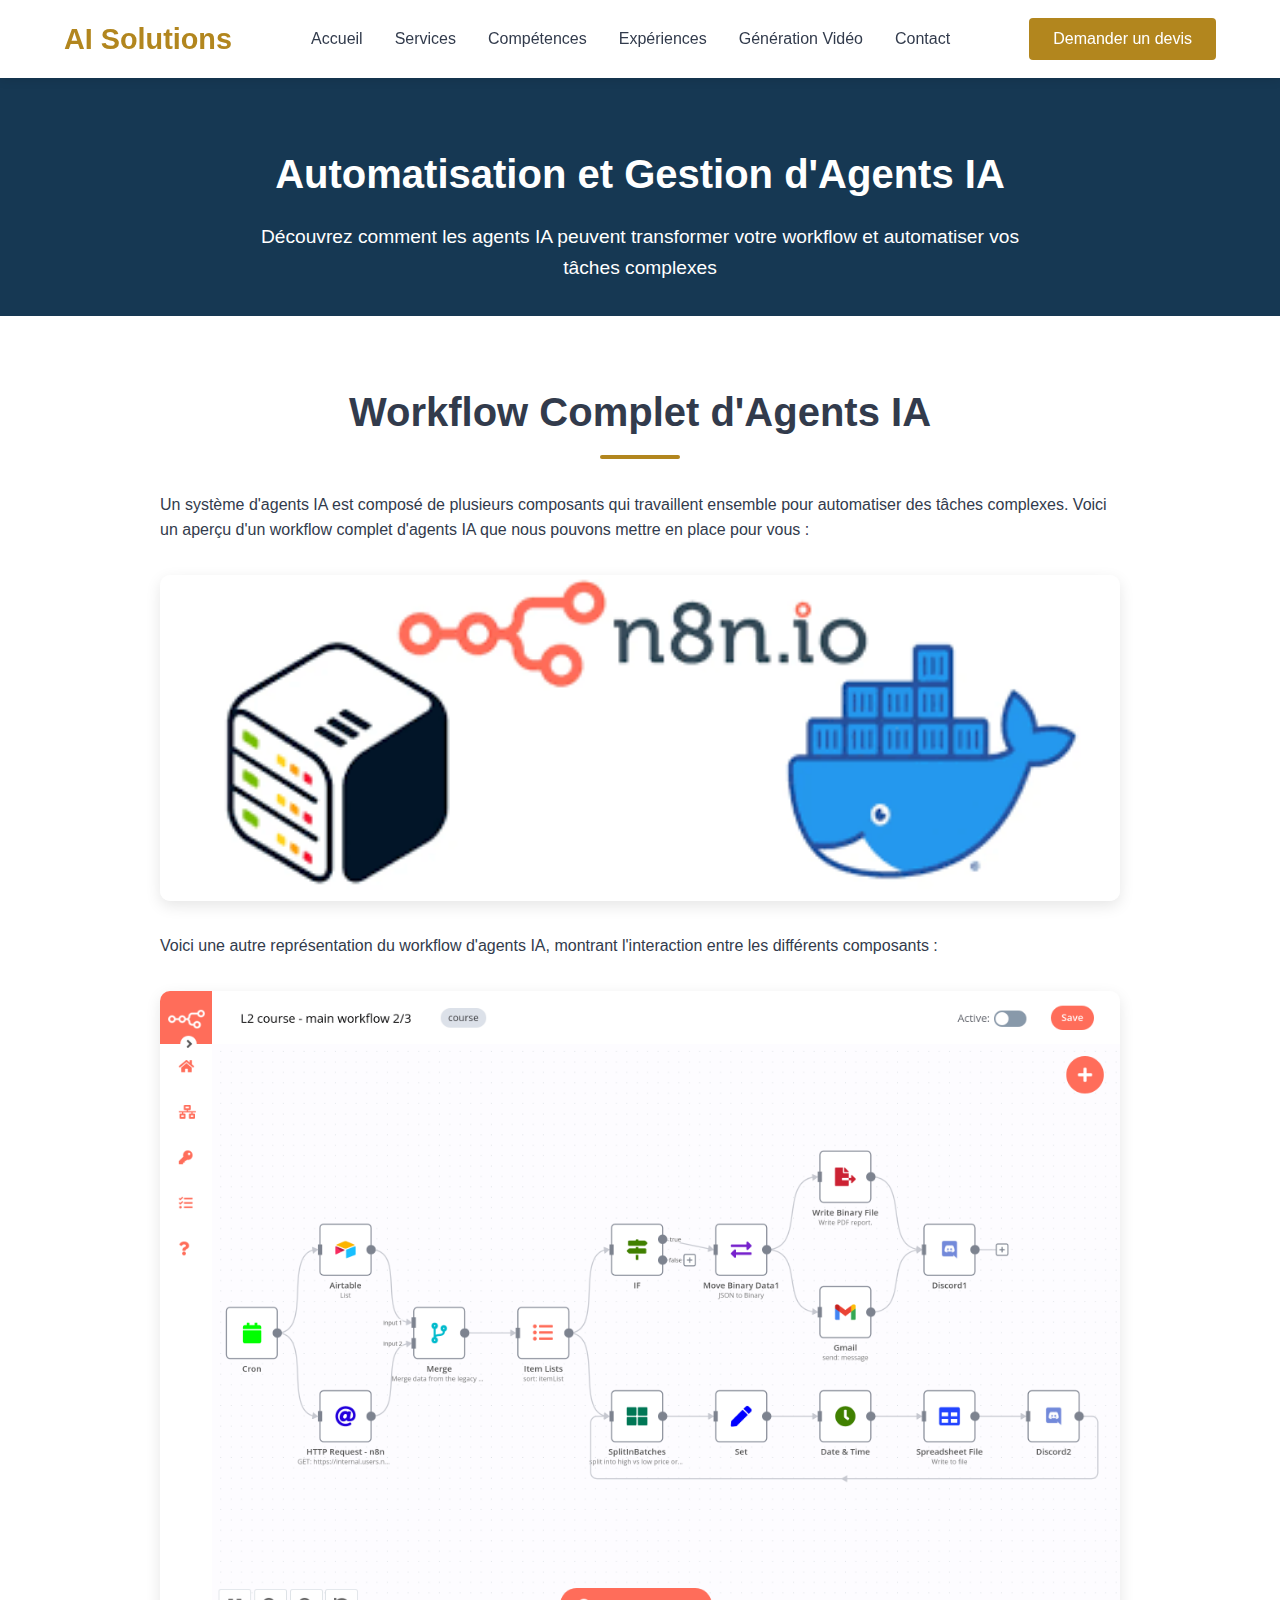
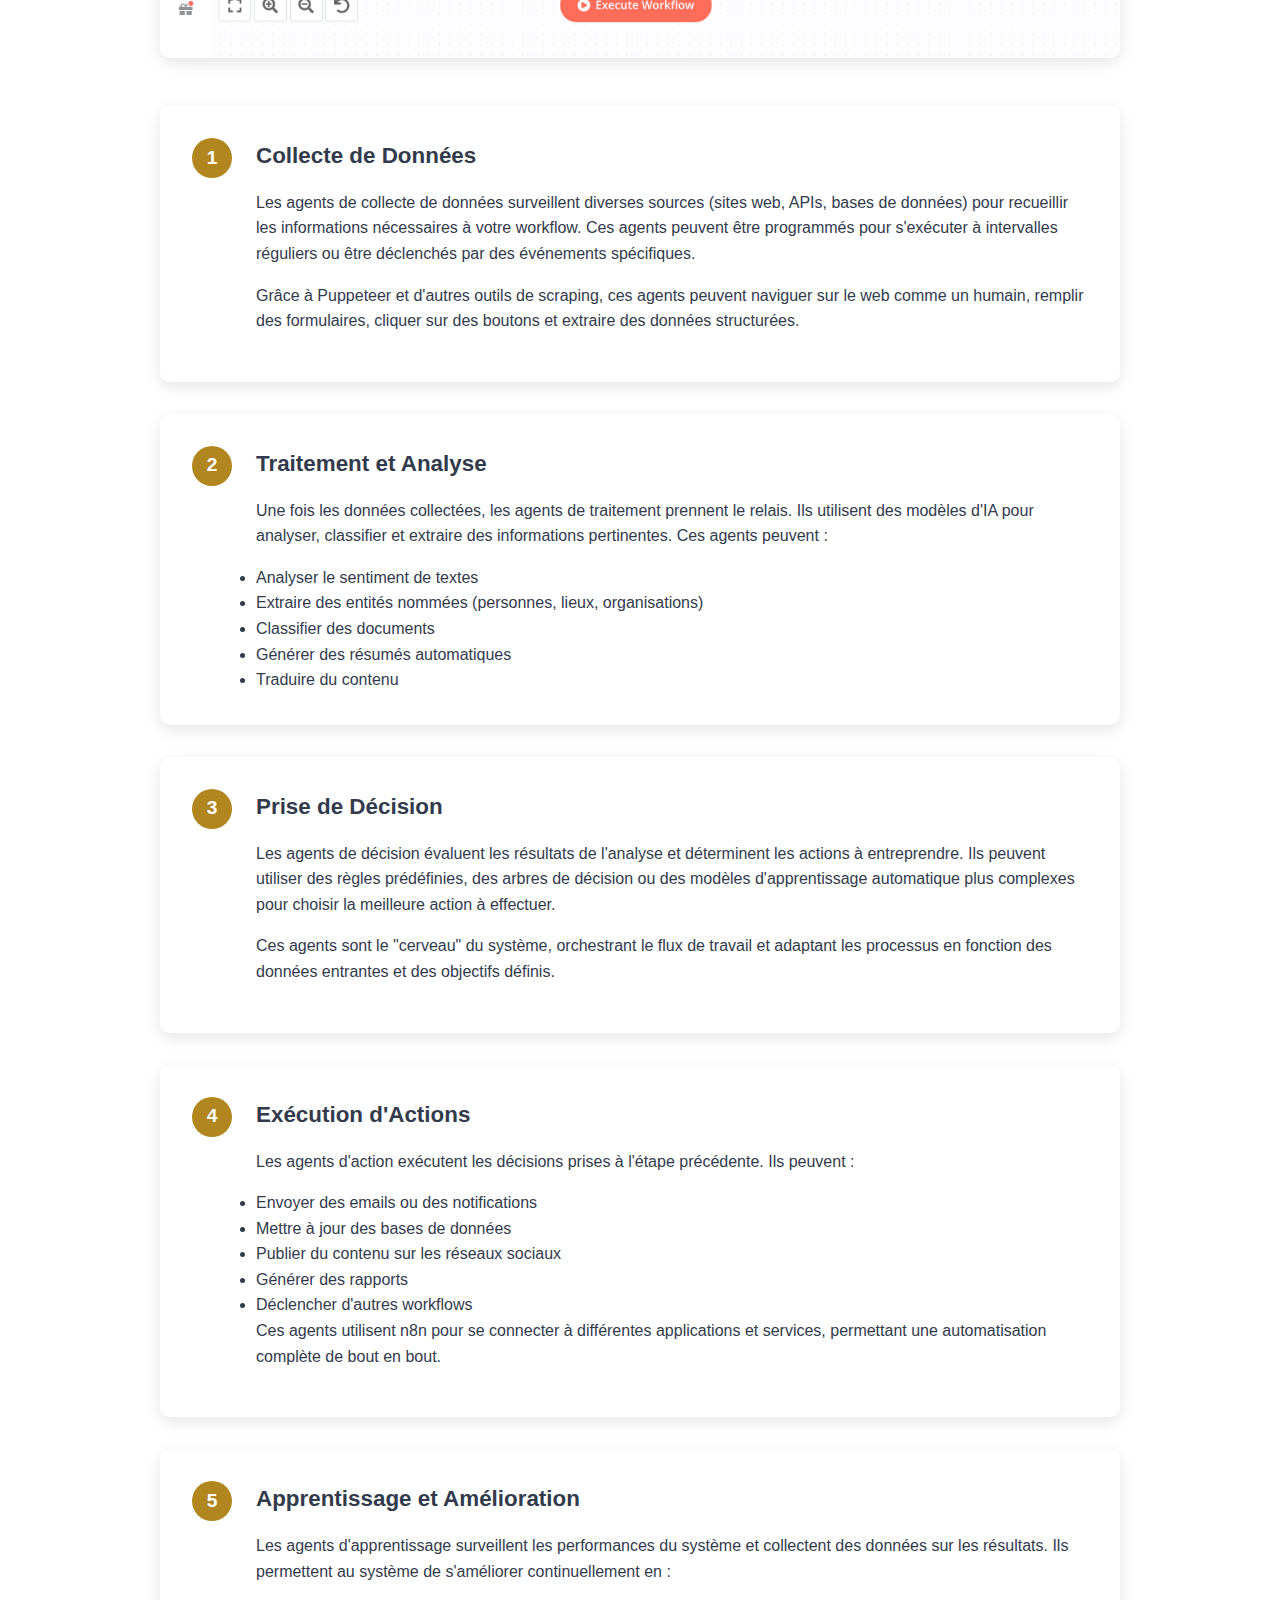
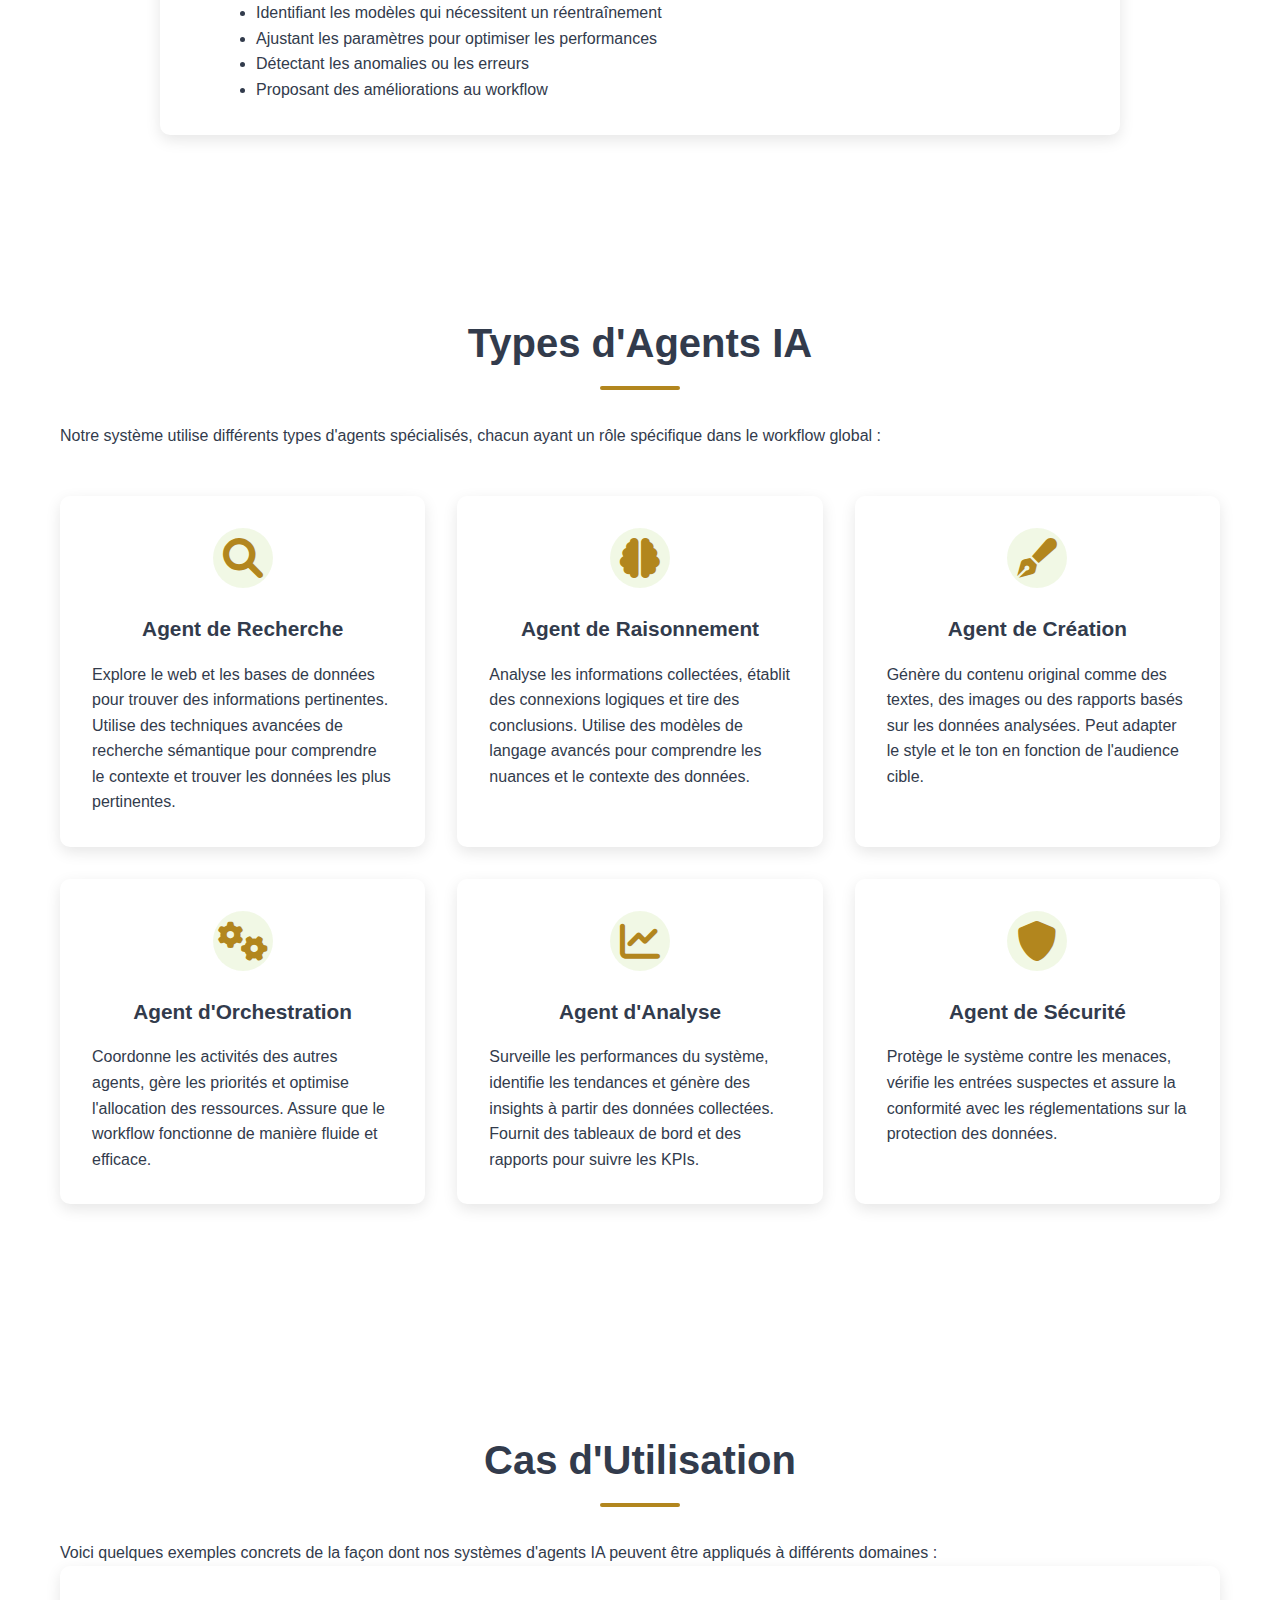
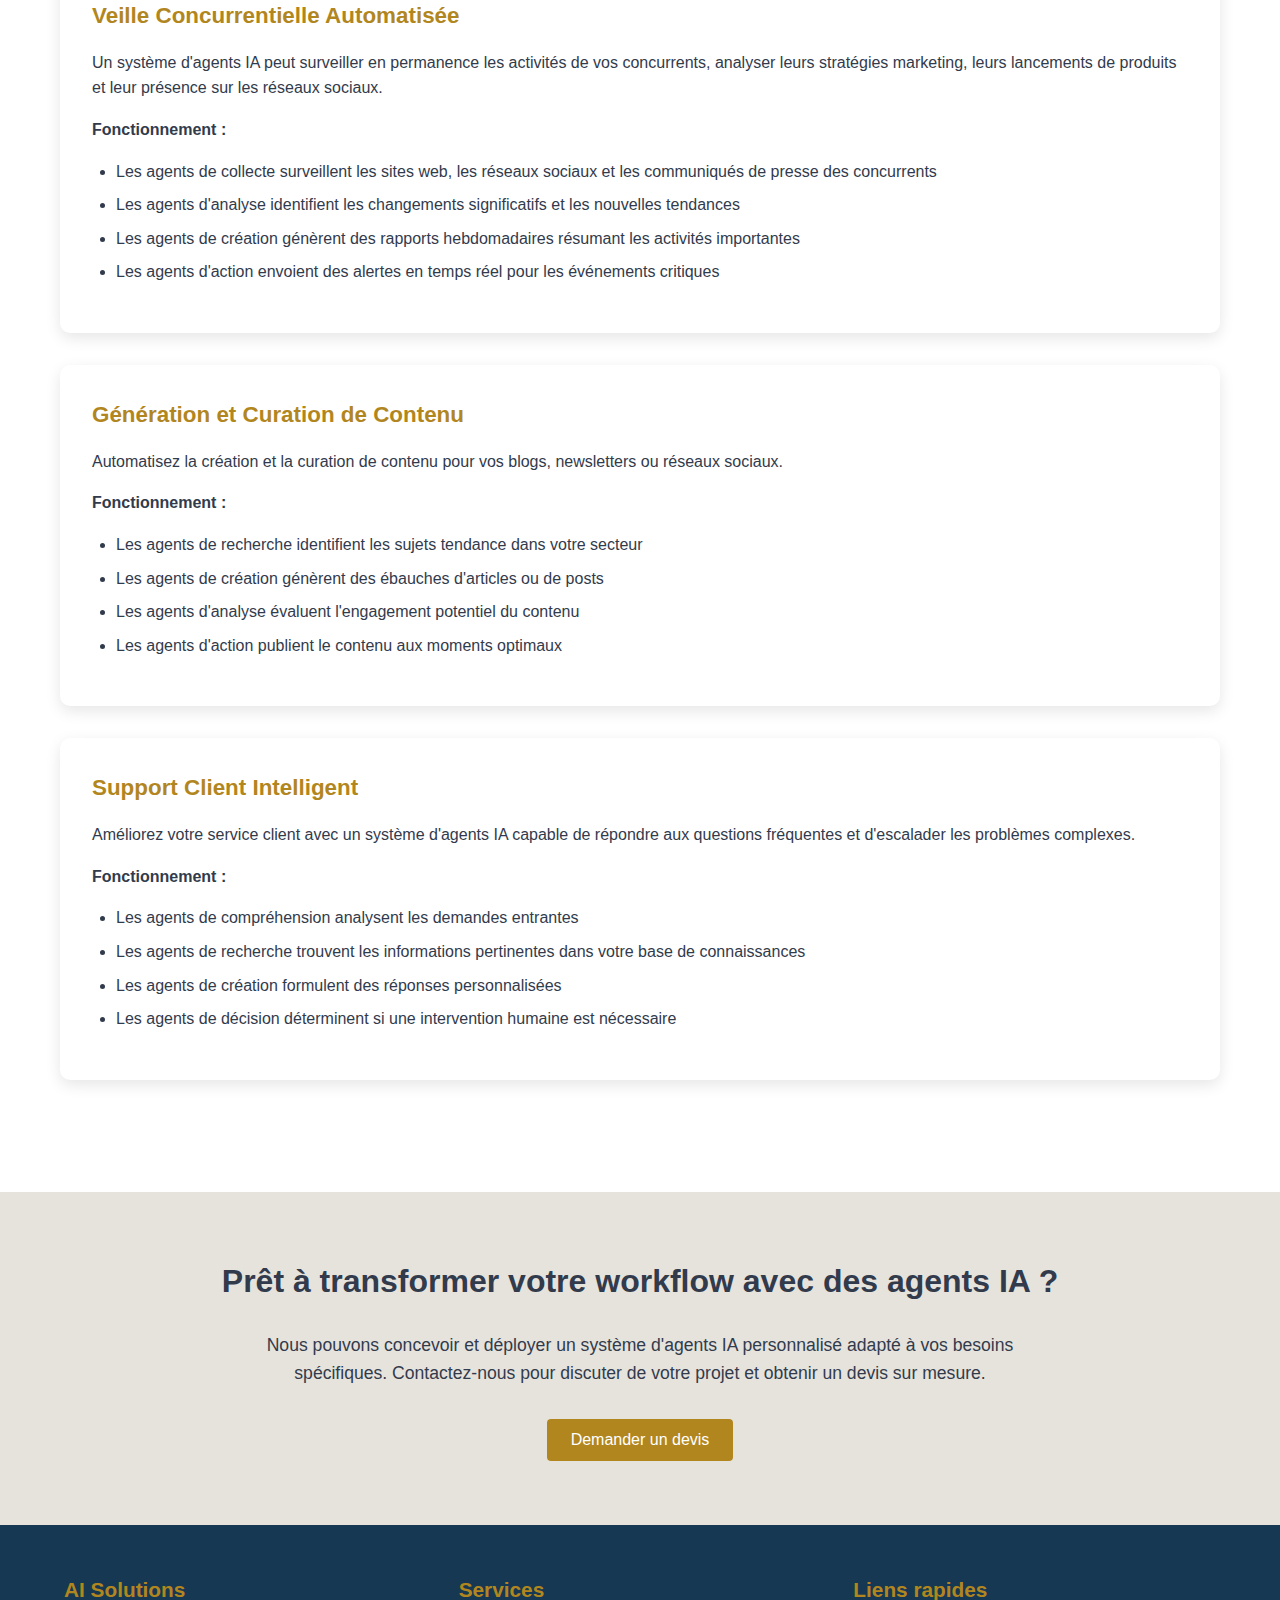
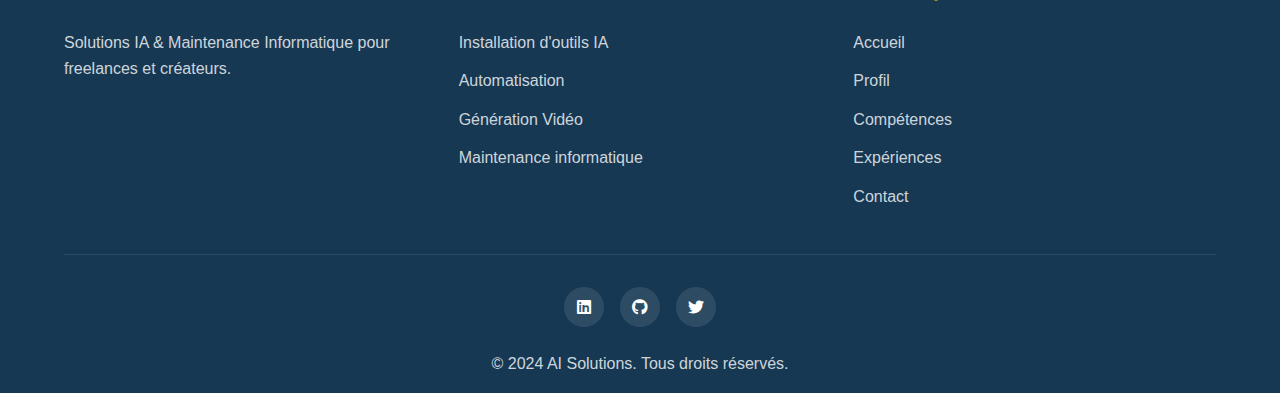
<file: agents-ia.html>
<!DOCTYPE html>
<html lang="fr">
<head>
    <meta charset="UTF-8">
    <meta name="viewport" content="width=device-width, initial-scale=1.0">
    <title>Automatisation et Gestion d'Agents IA - AI Solutions</title>
    <link rel="stylesheet" href="style.css">
    <link rel="stylesheet" href="https://cdnjs.cloudflare.com/ajax/libs/font-awesome/6.0.0/css/all.min.css">
    <style>
        .page-header {
            background-color: var(--dark-bg);
            color: var(--white);
            padding: 4rem 0 2rem;
            text-align: center;
        }
        
        .page-header h1 {
            font-size: 2.5rem;
            margin-bottom: 1rem;
        }
        
        .page-header p {
            font-size: 1.2rem;
            max-width: 800px;
            margin: 0 auto;
        }
        
        .workflow-section {
            padding: 4rem 0;
        }
        
        .workflow-container {
            max-width: 1000px;
            margin: 0 auto;
        }
        
        .workflow-image {
            margin: 2rem 0;
            border-radius: 10px;
            overflow: hidden;
            box-shadow: 0 5px 15px rgba(0,0,0,0.1);
        }
        
        .workflow-image img {
            width: 100%;
            height: auto;
            display: block;
        }
        
        .workflow-steps {
            margin-top: 3rem;
        }
        
        .step-card {
            background-color: #fff;
            border-radius: 10px;
            box-shadow: 0 5px 15px rgba(0,0,0,0.1);
            padding: 2rem;
            margin-bottom: 2rem;
            display: flex;
            align-items: flex-start;
            gap: 1.5rem;
        }
        
        .step-number {
            background-color: var(--primary-color);
            color: white;
            width: 40px;
            height: 40px;
            border-radius: 50%;
            display: flex;
            align-items: center;
            justify-content: center;
            font-weight: bold;
            font-size: 1.2rem;
            flex-shrink: 0;
        }
        
        .step-content h3 {
            margin-bottom: 1rem;
            font-size: 1.4rem;
        }
        
        .step-content p {
            margin-bottom: 1rem;
            line-height: 1.6;
        }
        
        .agent-cards {
            display: grid;
            grid-template-columns: repeat(auto-fit, minmax(300px, 1fr));
            gap: 2rem;
            margin-top: 3rem;
        }
        
        .agent-card {
            background-color: #fff;
            border-radius: 10px;
            box-shadow: 0 5px 15px rgba(0,0,0,0.1);
            padding: 2rem;
            transition: transform 0.3s ease, box-shadow 0.3s ease;
        }
        
        .agent-card:hover {
            transform: translateY(-5px);
            box-shadow: 0 10px 20px rgba(0,0,0,0.15);
        }
        
        .agent-icon {
            font-size: 2.5rem;
            color: var(--primary-color);
            margin-bottom: 1.5rem;
            width: 60px;
            height: 60px;
            display: flex;
            align-items: center;
            justify-content: center;
            background-color: rgba(118, 185, 0, 0.1);
            border-radius: 50%;
            margin: 0 auto 1.5rem;
        }
        
        .agent-card h3 {
            text-align: center;
            margin-bottom: 1rem;
            font-size: 1.3rem;
        }
        
        .agent-card p {
            color: var(--text-color);
            line-height: 1.6;
        }
        
        .use-cases {
            margin-top: 4rem;
        }
        
        .use-case-card {
            background-color: #fff;
            border-radius: 10px;
            box-shadow: 0 5px 15px rgba(0,0,0,0.1);
            padding: 2rem;
            margin-bottom: 2rem;
        }
        
        .use-case-card h3 {
            color: var(--primary-color);
            margin-bottom: 1rem;
            font-size: 1.4rem;
        }
        
        .use-case-card p {
            margin-bottom: 1rem;
            line-height: 1.6;
        }
        
        .use-case-card ul {
            padding-left: 1.5rem;
            margin-bottom: 1rem;
        }
        
        .use-case-card ul li {
            margin-bottom: 0.5rem;
        }
        
        .cta-section {
            text-align: center;
            padding: 4rem 0;
            background-color: var(--light-bg);
        }
        
        .cta-section h2 {
            margin-bottom: 1.5rem;
            font-size: 2rem;
        }
        
        .cta-section p {
            max-width: 800px;
            margin: 0 auto 2rem;
            font-size: 1.1rem;
        }
        
        @media (max-width: 768px) {
            .step-card {
                flex-direction: column;
            }
            
            .step-number {
                margin-bottom: 1rem;
            }
        }
    </style>
</head>
<body>
    <header>
        <div class="logo-container">
            <a href="index.html" style="text-decoration: none; color: inherit;">
                <h1>AI Solutions</h1>
            </a>
        </div>
        <nav class="main-nav">
            <button class="mobile-menu-toggle">
                <span></span>
                <span></span>
                <span></span>
            </button>
            <ul class="nav-list">
                <li class="nav-item"><a href="index.html#accueil">Accueil</a></li>
                <li class="nav-item"><a href="index.html#services">Services</a></li>
                <li class="nav-item"><a href="index.html#competences">Compétences</a></li>
                <li class="nav-item"><a href="experiences.html">Expériences</a></li>
                <li class="nav-item"><a href="generation-video.html">Génération Vidéo</a></li>
                <li class="nav-item"><a href="contact.html">Contact</a></li>
            </ul>
        </nav>
        <div class="header-actions">
            <a href="contact.html" class="btn btn-primary">Demander un devis</a>
        </div>
    </header>

    <section class="page-header">
        <div class="container">
            <h1>Automatisation et Gestion d'Agents IA</h1>
            <p>Découvrez comment les agents IA peuvent transformer votre workflow et automatiser vos tâches complexes</p>
        </div>
    </section>

    <section class="workflow-section">
        <div class="container workflow-container">
            <h2 class="section-title">Workflow Complet d'Agents IA</h2>
            <p class="section-description">Un système d'agents IA est composé de plusieurs composants qui travaillent ensemble pour automatiser des tâches complexes. Voici un aperçu d'un workflow complet d'agents IA que nous pouvons mettre en place pour vous :</p>
            
            <div class="workflow-image">
                <img src="images/n8ndocker.png" alt="Workflow complet d'agents IA" loading="lazy">
            </div>
            
            <p class="section-description">Voici une autre représentation du workflow d'agents IA, montrant l'interaction entre les différents composants :</p>
            
            <div class="workflow-image">
                <img src="images/workflow2.png" alt="Interaction des composants d'agents IA" loading="lazy">
            </div>
            
            <div class="workflow-steps">
                <div class="step-card">
                    <div class="step-number">1</div>
                    <div class="step-content">
                        <h3>Collecte de Données</h3>
                        <p>Les agents de collecte de données surveillent diverses sources (sites web, APIs, bases de données) pour recueillir les informations nécessaires à votre workflow. Ces agents peuvent être programmés pour s'exécuter à intervalles réguliers ou être déclenchés par des événements spécifiques.</p>
                        <p>Grâce à Puppeteer et d'autres outils de scraping, ces agents peuvent naviguer sur le web comme un humain, remplir des formulaires, cliquer sur des boutons et extraire des données structurées.</p>
                    </div>
                </div>
                
                <div class="step-card">
                    <div class="step-number">2</div>
                    <div class="step-content">
                        <h3>Traitement et Analyse</h3>
                        <p>Une fois les données collectées, les agents de traitement prennent le relais. Ils utilisent des modèles d'IA pour analyser, classifier et extraire des informations pertinentes. Ces agents peuvent :</p>
                        <ul>
                            <li>Analyser le sentiment de textes</li>
                            <li>Extraire des entités nommées (personnes, lieux, organisations)</li>
                            <li>Classifier des documents</li>
                            <li>Générer des résumés automatiques</li>
                            <li>Traduire du contenu</li>
                        </ul>
                    </div>
                </div>
                
                <div class="step-card">
                    <div class="step-number">3</div>
                    <div class="step-content">
                        <h3>Prise de Décision</h3>
                        <p>Les agents de décision évaluent les résultats de l'analyse et déterminent les actions à entreprendre. Ils peuvent utiliser des règles prédéfinies, des arbres de décision ou des modèles d'apprentissage automatique plus complexes pour choisir la meilleure action à effectuer.</p>
                        <p>Ces agents sont le "cerveau" du système, orchestrant le flux de travail et adaptant les processus en fonction des données entrantes et des objectifs définis.</p>
                    </div>
                </div>
                
                <div class="step-card">
                    <div class="step-number">4</div>
                    <div class="step-content">
                        <h3>Exécution d'Actions</h3>
                        <p>Les agents d'action exécutent les décisions prises à l'étape précédente. Ils peuvent :</p>
                        <ul>
                            <li>Envoyer des emails ou des notifications</li>
                            <li>Mettre à jour des bases de données</li>
                            <li>Publier du contenu sur les réseaux sociaux</li>
                            <li>Générer des rapports</li>
                            <li>Déclencher d'autres workflows</li>
                        </ul>
                        <p>Ces agents utilisent n8n pour se connecter à différentes applications et services, permettant une automatisation complète de bout en bout.</p>
                    </div>
                </div>
                
                <div class="step-card">
                    <div class="step-number">5</div>
                    <div class="step-content">
                        <h3>Apprentissage et Amélioration</h3>
                        <p>Les agents d'apprentissage surveillent les performances du système et collectent des données sur les résultats. Ils permettent au système de s'améliorer continuellement en :</p>
                        <ul>
                            <li>Identifiant les modèles qui nécessitent un réentraînement</li>
                            <li>Ajustant les paramètres pour optimiser les performances</li>
                            <li>Détectant les anomalies ou les erreurs</li>
                            <li>Proposant des améliorations au workflow</li>
                        </ul>
                    </div>
                </div>
            </div>
        </div>
    </section>

    <section class="agent-section">
        <div class="container">
            <h2 class="section-title">Types d'Agents IA</h2>
            <p class="section-description">Notre système utilise différents types d'agents spécialisés, chacun ayant un rôle spécifique dans le workflow global :</p>
            
            <div class="agent-cards">
                <div class="agent-card">
                    <div class="agent-icon">
                        <i class="fas fa-search"></i>
                    </div>
                    <h3>Agent de Recherche</h3>
                    <p>Explore le web et les bases de données pour trouver des informations pertinentes. Utilise des techniques avancées de recherche sémantique pour comprendre le contexte et trouver les données les plus pertinentes.</p>
                </div>
                
                <div class="agent-card">
                    <div class="agent-icon">
                        <i class="fas fa-brain"></i>
                    </div>
                    <h3>Agent de Raisonnement</h3>
                    <p>Analyse les informations collectées, établit des connexions logiques et tire des conclusions. Utilise des modèles de langage avancés pour comprendre les nuances et le contexte des données.</p>
                </div>
                
                <div class="agent-card">
                    <div class="agent-icon">
                        <i class="fas fa-pen-fancy"></i>
                    </div>
                    <h3>Agent de Création</h3>
                    <p>Génère du contenu original comme des textes, des images ou des rapports basés sur les données analysées. Peut adapter le style et le ton en fonction de l'audience cible.</p>
                </div>
                
                <div class="agent-card">
                    <div class="agent-icon">
                        <i class="fas fa-cogs"></i>
                    </div>
                    <h3>Agent d'Orchestration</h3>
                    <p>Coordonne les activités des autres agents, gère les priorités et optimise l'allocation des ressources. Assure que le workflow fonctionne de manière fluide et efficace.</p>
                </div>
                
                <div class="agent-card">
                    <div class="agent-icon">
                        <i class="fas fa-chart-line"></i>
                    </div>
                    <h3>Agent d'Analyse</h3>
                    <p>Surveille les performances du système, identifie les tendances et génère des insights à partir des données collectées. Fournit des tableaux de bord et des rapports pour suivre les KPIs.</p>
                </div>
                
                <div class="agent-card">
                    <div class="agent-icon">
                        <i class="fas fa-shield-alt"></i>
                    </div>
                    <h3>Agent de Sécurité</h3>
                    <p>Protège le système contre les menaces, vérifie les entrées suspectes et assure la conformité avec les réglementations sur la protection des données.</p>
                </div>
            </div>
        </div>
    </section>

    <section class="use-cases">
        <div class="container">
            <h2 class="section-title">Cas d'Utilisation</h2>
            <p class="section-description">Voici quelques exemples concrets de la façon dont nos systèmes d'agents IA peuvent être appliqués à différents domaines :</p>
            
            <div class="use-case-card">
                <h3>Veille Concurrentielle Automatisée</h3>
                <p>Un système d'agents IA peut surveiller en permanence les activités de vos concurrents, analyser leurs stratégies marketing, leurs lancements de produits et leur présence sur les réseaux sociaux.</p>
                <p><strong>Fonctionnement :</strong></p>
                <ul>
                    <li>Les agents de collecte surveillent les sites web, les réseaux sociaux et les communiqués de presse des concurrents</li>
                    <li>Les agents d'analyse identifient les changements significatifs et les nouvelles tendances</li>
                    <li>Les agents de création génèrent des rapports hebdomadaires résumant les activités importantes</li>
                    <li>Les agents d'action envoient des alertes en temps réel pour les événements critiques</li>
                </ul>
            </div>
            
            <div class="use-case-card">
                <h3>Génération et Curation de Contenu</h3>
                <p>Automatisez la création et la curation de contenu pour vos blogs, newsletters ou réseaux sociaux.</p>
                <p><strong>Fonctionnement :</strong></p>
                <ul>
                    <li>Les agents de recherche identifient les sujets tendance dans votre secteur</li>
                    <li>Les agents de création génèrent des ébauches d'articles ou de posts</li>
                    <li>Les agents d'analyse évaluent l'engagement potentiel du contenu</li>
                    <li>Les agents d'action publient le contenu aux moments optimaux</li>
                </ul>
            </div>
            
            <div class="use-case-card">
                <h3>Support Client Intelligent</h3>
                <p>Améliorez votre service client avec un système d'agents IA capable de répondre aux questions fréquentes et d'escalader les problèmes complexes.</p>
                <p><strong>Fonctionnement :</strong></p>
                <ul>
                    <li>Les agents de compréhension analysent les demandes entrantes</li>
                    <li>Les agents de recherche trouvent les informations pertinentes dans votre base de connaissances</li>
                    <li>Les agents de création formulent des réponses personnalisées</li>
                    <li>Les agents de décision déterminent si une intervention humaine est nécessaire</li>
                </ul>
            </div>
        </div>
    </section>

    <section class="cta-section">
        <div class="container">
            <h2>Prêt à transformer votre workflow avec des agents IA ?</h2>
            <p>Nous pouvons concevoir et déployer un système d'agents IA personnalisé adapté à vos besoins spécifiques. Contactez-nous pour discuter de votre projet et obtenir un devis sur mesure.</p>
            <a href="contact.html" class="btn btn-primary">Demander un devis</a>
        </div>
    </section>

    <footer>
        <div class="footer-main">
            <div class="footer-column">
                <h3>AI Solutions</h3>
                <p>Solutions IA & Maintenance Informatique pour freelances et créateurs.</p>
            </div>
            <div class="footer-column">
                <h3>Services</h3>
                <ul>
                    <li><a href="outils-ia.html">Installation d'outils IA</a></li>
                    <li><a href="agents-ia.html">Automatisation</a></li>
                    <li><a href="generation-video.html">Génération Vidéo</a></li>
                    <li><a href="index.html#services">Maintenance informatique</a></li>
                </ul>
            </div>
            <div class="footer-column">
                <h3>Liens rapides</h3>
                <ul>
                    <li><a href="index.html#accueil">Accueil</a></li>
                    <li><a href="index.html#profil">Profil</a></li>
                    <li><a href="index.html#competences">Compétences</a></li>
                    <li><a href="experiences.html">Expériences</a></li>
                    <li><a href="contact.html">Contact</a></li>
                </ul>
            </div>
        </div>
        <div class="footer-bottom">
            <div class="social-links">
                <a href="#" class="social-icon"><i class="fab fa-linkedin"></i></a>
                <a href="#" class="social-icon"><i class="fab fa-github"></i></a>
                <a href="#" class="social-icon"><i class="fab fa-twitter"></i></a>
            </div>
            <div class="copyright">
                <p>&copy; 2024 AI Solutions. Tous droits réservés.</p>
            </div>
        </div>
    </footer>

    <script>
        // Mobile menu toggle
        const mobileMenuToggle = document.querySelector('.mobile-menu-toggle');
        const navList = document.querySelector('.nav-list');
        
        if (mobileMenuToggle) {
            mobileMenuToggle.addEventListener('click', function() {
                navList.classList.toggle('active');
                this.classList.toggle('active');
            });
        }
        
        // Smooth scrolling for anchor links
        document.querySelectorAll('a[href^="#"]').forEach(anchor => {
            anchor.addEventListener('click', function (e) {
                e.preventDefault();
                
                const targetId = this.getAttribute('href');
                if (targetId === '#') return;
                
                const targetElement = document.querySelector(targetId);
                if (targetElement) {
                    targetElement.scrollIntoView({
                        behavior: 'smooth'
                    });
                }
            });
        });
    </script>
</body>
</html>
</file>
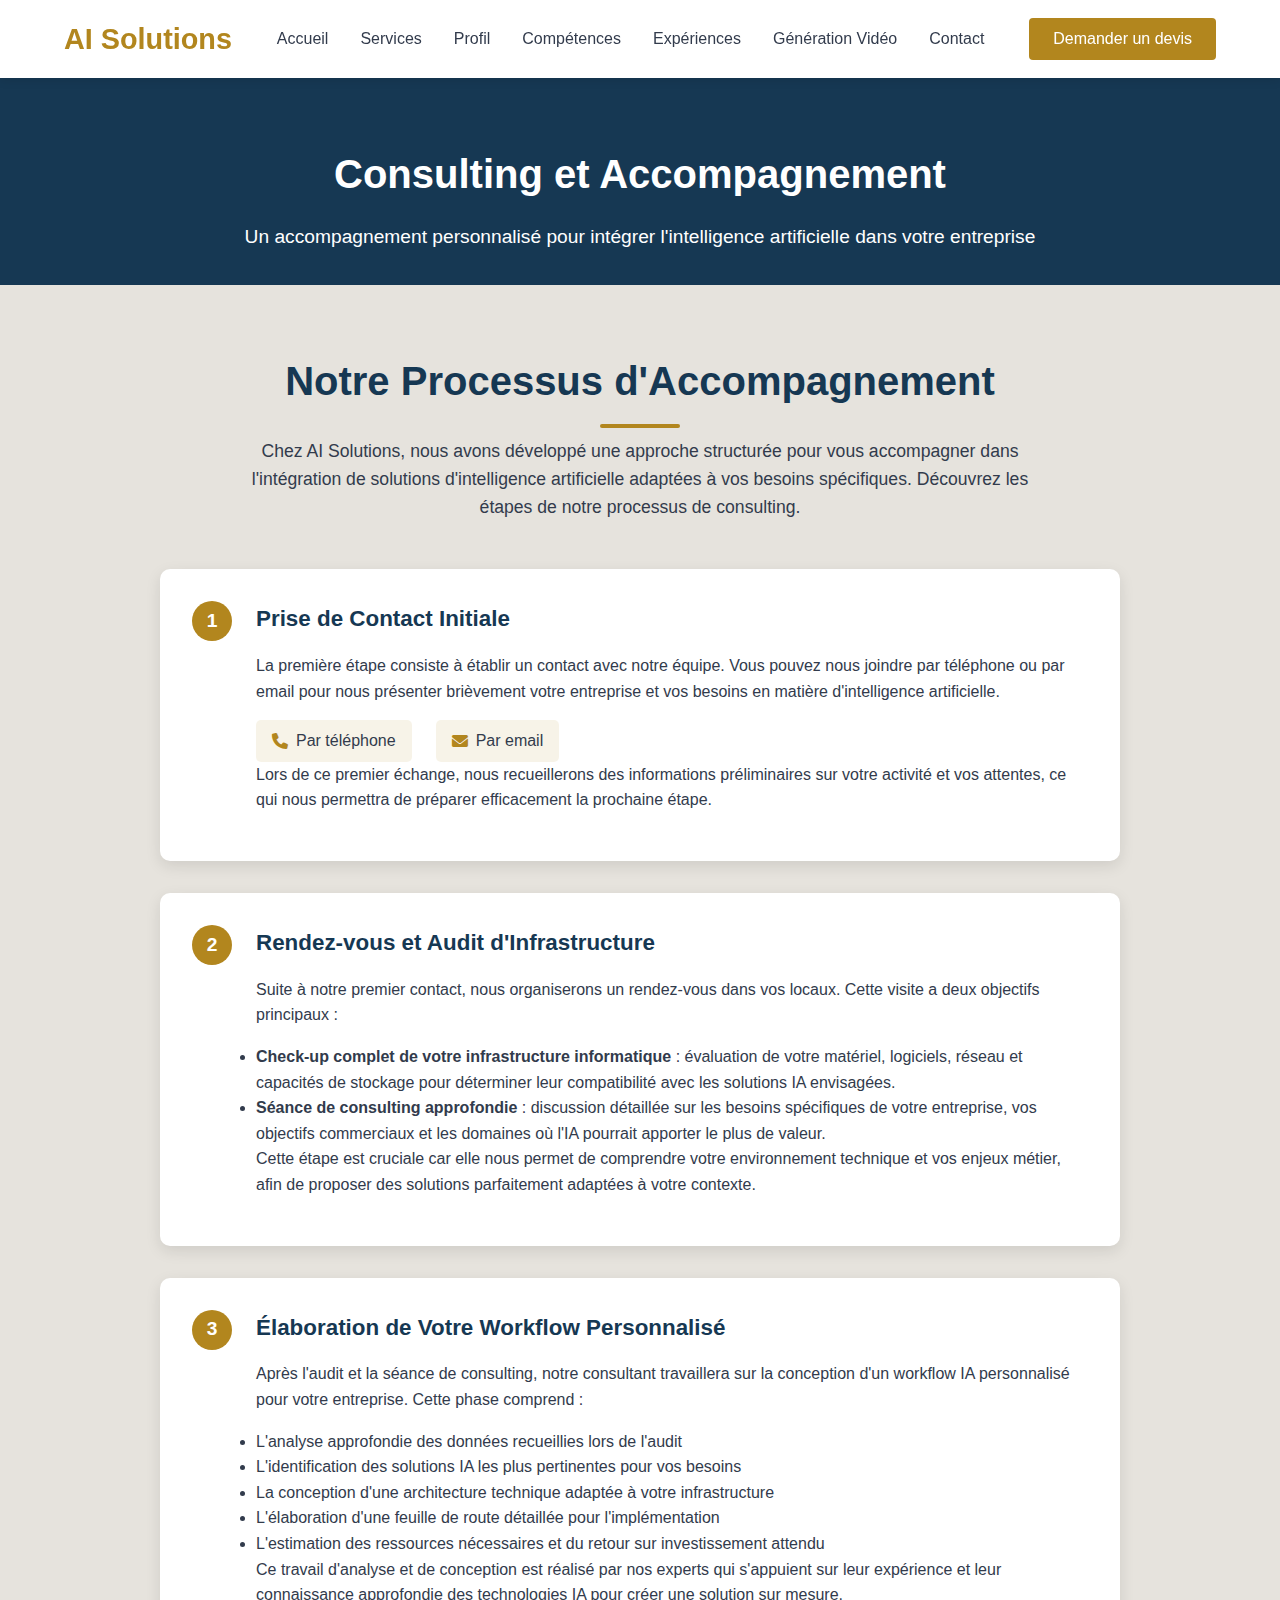
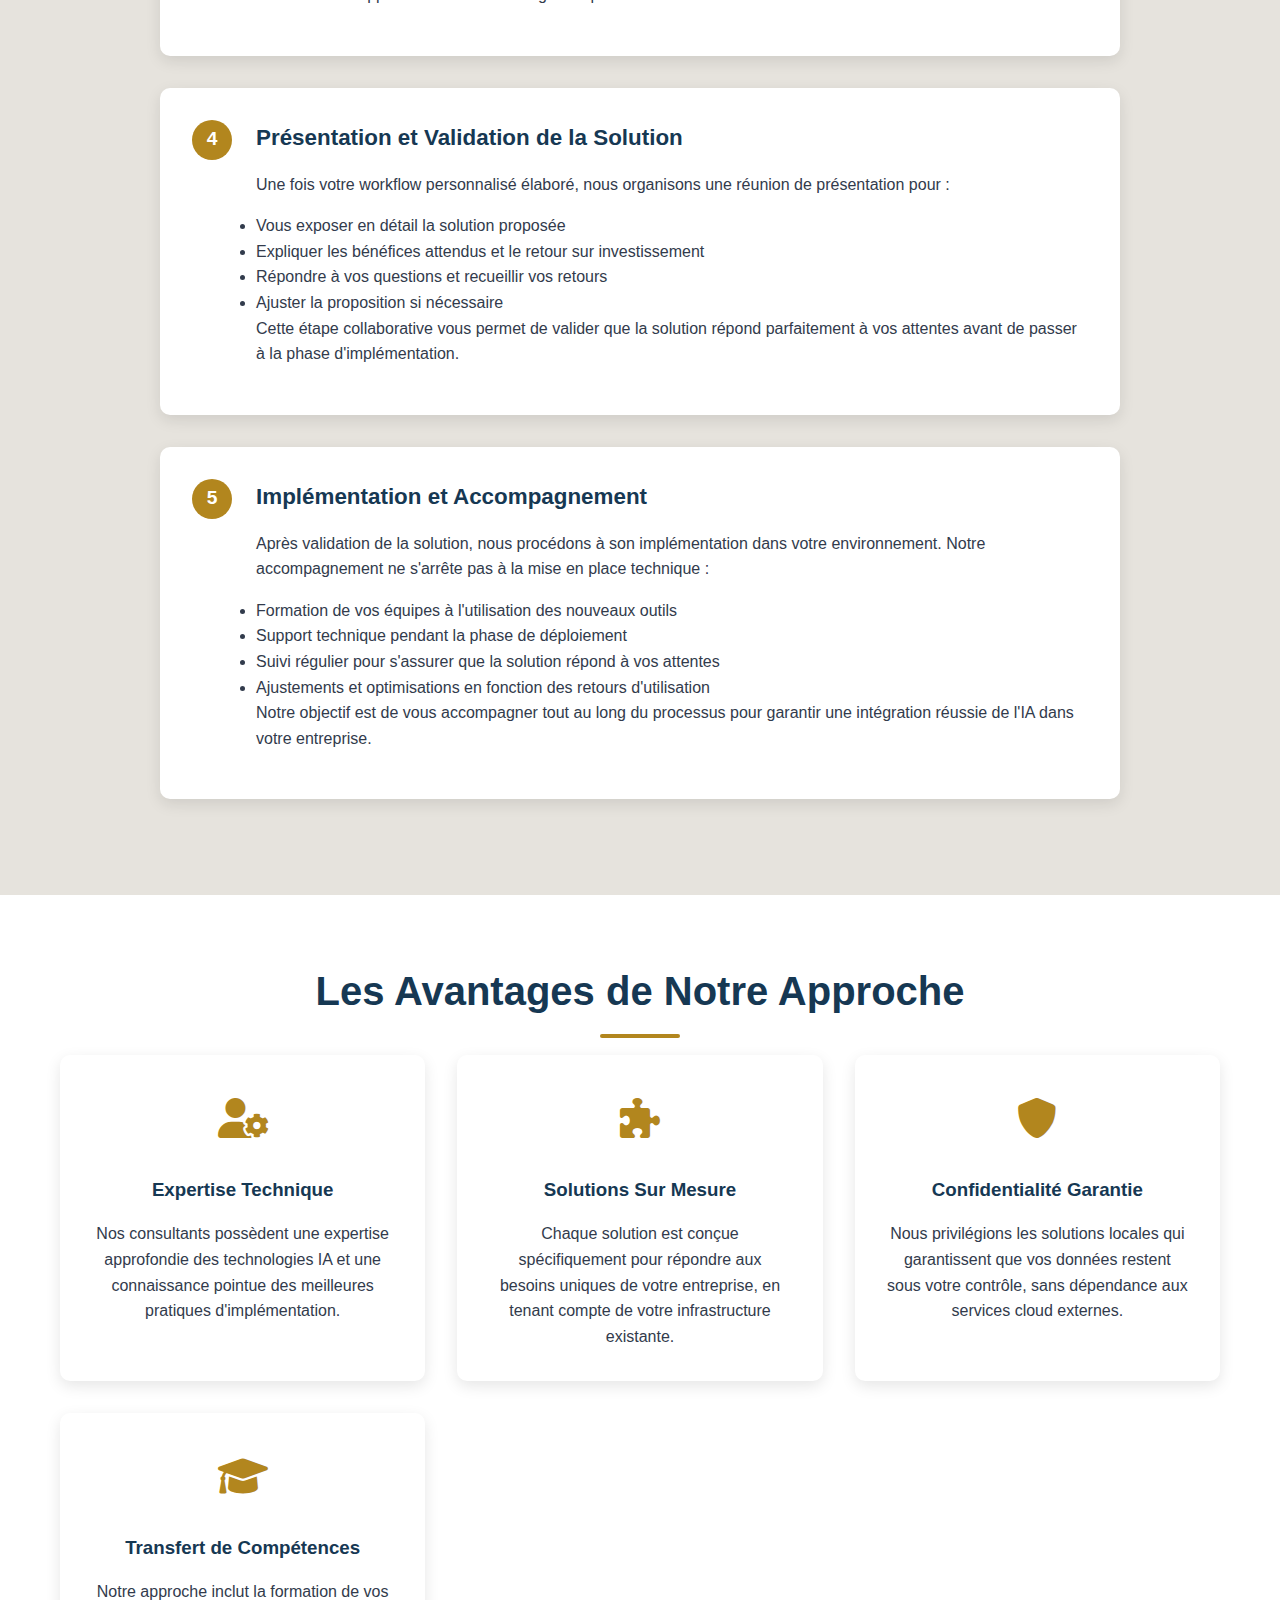
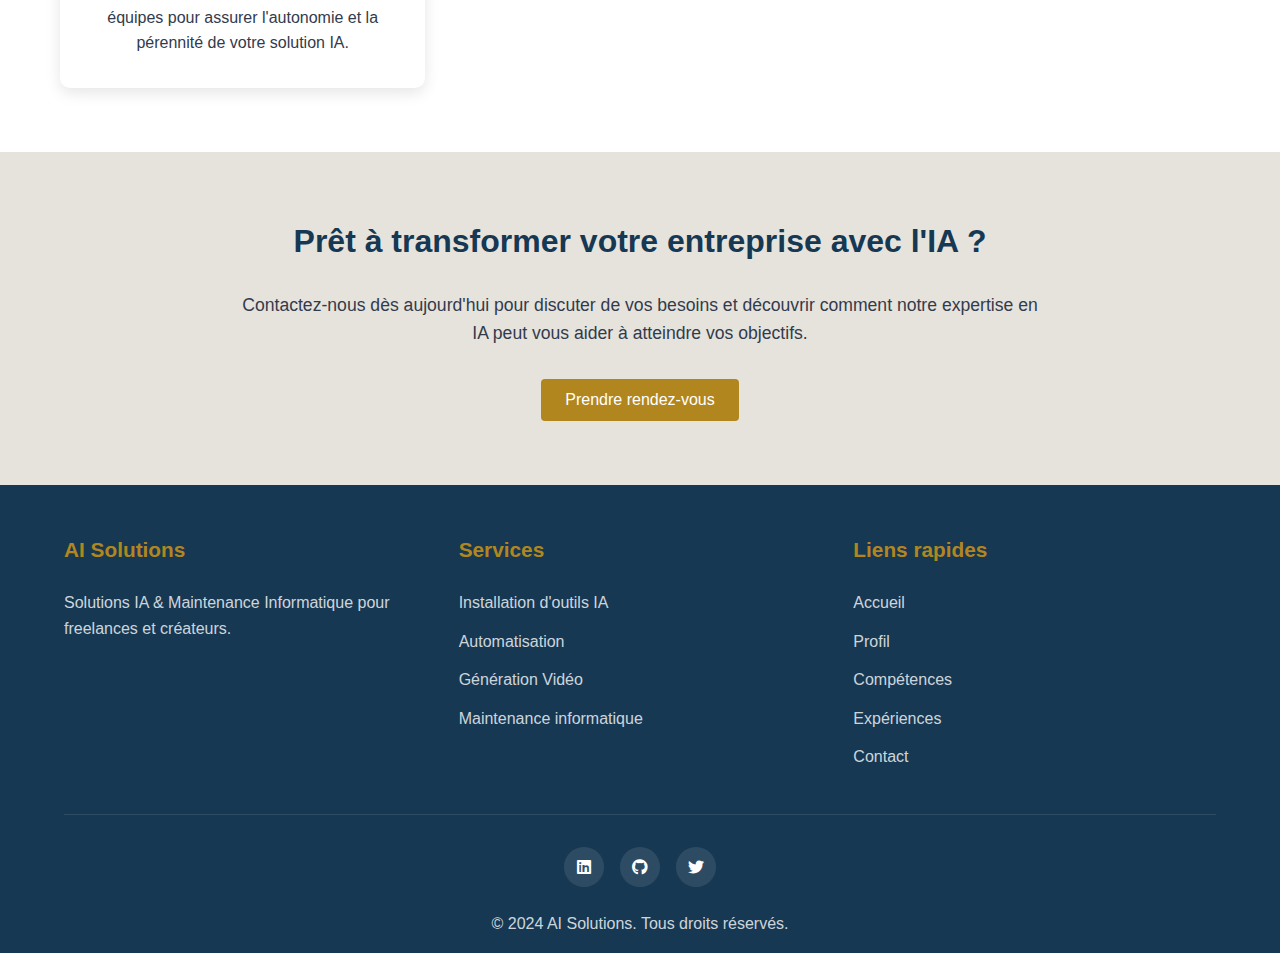
<file: consulting-accompagnement.html>
<!DOCTYPE html>
<html lang="fr">
<head>
    <meta charset="UTF-8">
    <meta name="viewport" content="width=device-width, initial-scale=1.0">
    <title>Consulting et Accompagnement - AI Solutions</title>
    <link rel="stylesheet" href="style.css">
    <link rel="stylesheet" href="https://cdnjs.cloudflare.com/ajax/libs/font-awesome/6.0.0/css/all.min.css">
    <style>
        .page-header {
            background-color: var(--dark-bg);
            color: var(--white);
            padding: 4rem 0 2rem;
            text-align: center;
        }
        
        .page-header h1 {
            font-size: 2.5rem;
            margin-bottom: 1rem;
        }
        
        .page-header p {
            font-size: 1.2rem;
            max-width: 800px;
            margin: 0 auto;
        }
        
        .process-section {
            padding: 4rem 0;
            background-color: var(--light-bg);
        }
        
        .process-container {
            max-width: 1000px;
            margin: 0 auto;
        }
        
        .process-intro {
            text-align: center;
            margin-bottom: 3rem;
        }
        
        .process-intro p {
            max-width: 800px;
            margin: 0 auto;
            font-size: 1.1rem;
            line-height: 1.6;
            color: var(--text-color);
        }
        
        .section-title {
            color: var(--secondary-color);
            margin-bottom: 1.5rem;
        }
        
        .process-steps {
            margin-top: 3rem;
        }
        
        .step-card {
            background-color: #fff;
            border-radius: 10px;
            box-shadow: 0 5px 15px rgba(0,0,0,0.1);
            padding: 2rem;
            margin-bottom: 2rem;
            display: flex;
            align-items: flex-start;
            gap: 1.5rem;
        }
        
        .step-number {
            background-color: var(--primary-color);
            color: white;
            width: 40px;
            height: 40px;
            border-radius: 50%;
            display: flex;
            align-items: center;
            justify-content: center;
            font-weight: bold;
            font-size: 1.2rem;
            flex-shrink: 0;
        }
        
        .step-content h3 {
            margin-bottom: 1rem;
            font-size: 1.4rem;
            color: var(--secondary-color);
        }
        
        .step-content p {
            margin-bottom: 1rem;
            line-height: 1.6;
            color: var(--text-color);
        }
        
        .contact-methods {
            display: flex;
            gap: 1.5rem;
            margin-top: 1rem;
            flex-wrap: wrap;
        }
        
        .contact-method {
            display: flex;
            align-items: center;
            gap: 0.5rem;
            background-color: rgba(178, 134, 30, 0.1);
            padding: 0.5rem 1rem;
            border-radius: 5px;
        }
        
        .contact-method i {
            color: var(--primary-color);
        }
        
        .benefits-section {
            padding: 4rem 0;
        }
        
        .benefits-grid {
            display: grid;
            grid-template-columns: repeat(auto-fit, minmax(300px, 1fr));
            gap: 2rem;
            margin-top: 2rem;
        }
        
        .benefit-card {
            background-color: #fff;
            border-radius: 10px;
            box-shadow: 0 5px 15px rgba(0,0,0,0.1);
            padding: 2rem;
            text-align: center;
            transition: transform 0.3s ease;
        }
        
        .benefit-card:hover {
            transform: translateY(-5px);
        }
        
        .benefit-icon {
            font-size: 2.5rem;
            color: var(--primary-color);
            margin-bottom: 1.5rem;
        }
        
        .benefit-card h3 {
            margin-bottom: 1rem;
            color: var(--secondary-color);
        }
        
        .benefit-card p {
            color: var(--text-color);
            line-height: 1.6;
        }
        
        .cta-section {
            text-align: center;
            padding: 4rem 0;
            background-color: var(--light-bg);
        }
        
        .cta-section h2 {
            margin-bottom: 1.5rem;
            font-size: 2rem;
            color: var(--secondary-color);
        }
        
        .cta-section p {
            max-width: 800px;
            margin: 0 auto 2rem;
            font-size: 1.1rem;
            color: var(--text-color);
        }
        
        @media (max-width: 768px) {
            .step-card {
                flex-direction: column;
            }
            
            .step-number {
                margin-bottom: 1rem;
            }
        }
    </style>
</head>
<body>
    <header>
        <div class="logo-container">
            <a href="index.html" style="text-decoration: none; color: inherit;">
                <h1>AI Solutions</h1>
            </a>
        </div>
        <nav class="main-nav">
            <button class="mobile-menu-toggle">
                <span></span>
                <span></span>
                <span></span>
            </button>
            <ul class="nav-list">
                <li class="nav-item"><a href="index.html#accueil">Accueil</a></li>
                <li class="nav-item"><a href="index.html#services">Services</a></li>
                <li class="nav-item"><a href="index.html#profil">Profil</a></li>
                <li class="nav-item"><a href="index.html#competences">Compétences</a></li>
                <li class="nav-item"><a href="experiences.html">Expériences</a></li>
                <li class="nav-item"><a href="generation-video.html">Génération Vidéo</a></li>
                <li class="nav-item"><a href="contact.html">Contact</a></li>
            </ul>
        </nav>
        <div class="header-actions">
            <a href="contact.html" class="btn btn-primary">Demander un devis</a>
        </div>
    </header>

    <section class="page-header">
        <div class="container">
            <h1>Consulting et Accompagnement</h1>
            <p>Un accompagnement personnalisé pour intégrer l'intelligence artificielle dans votre entreprise</p>
        </div>
    </section>

    <section class="process-section">
        <div class="container process-container">
            <div class="process-intro">
                <h2 class="section-title">Notre Processus d'Accompagnement</h2>
                <p>Chez AI Solutions, nous avons développé une approche structurée pour vous accompagner dans l'intégration de solutions d'intelligence artificielle adaptées à vos besoins spécifiques. Découvrez les étapes de notre processus de consulting.</p>
            </div>
            
            <div class="process-steps">
                <div class="step-card">
                    <div class="step-number">1</div>
                    <div class="step-content">
                        <h3>Prise de Contact Initiale</h3>
                        <p>La première étape consiste à établir un contact avec notre équipe. Vous pouvez nous joindre par téléphone ou par email pour nous présenter brièvement votre entreprise et vos besoins en matière d'intelligence artificielle.</p>
                        <div class="contact-methods">
                            <div class="contact-method">
                                <i class="fas fa-phone"></i>
                                <span>Par téléphone</span>
                            </div>
                            <div class="contact-method">
                                <i class="fas fa-envelope"></i>
                                <span>Par email</span>
                            </div>
                        </div>
                        <p>Lors de ce premier échange, nous recueillerons des informations préliminaires sur votre activité et vos attentes, ce qui nous permettra de préparer efficacement la prochaine étape.</p>
                    </div>
                </div>
                
                <div class="step-card">
                    <div class="step-number">2</div>
                    <div class="step-content">
                        <h3>Rendez-vous et Audit d'Infrastructure</h3>
                        <p>Suite à notre premier contact, nous organiserons un rendez-vous dans vos locaux. Cette visite a deux objectifs principaux :</p>
                        <ul>
                            <li><strong>Check-up complet de votre infrastructure informatique</strong> : évaluation de votre matériel, logiciels, réseau et capacités de stockage pour déterminer leur compatibilité avec les solutions IA envisagées.</li>
                            <li><strong>Séance de consulting approfondie</strong> : discussion détaillée sur les besoins spécifiques de votre entreprise, vos objectifs commerciaux et les domaines où l'IA pourrait apporter le plus de valeur.</li>
                        </ul>
                        <p>Cette étape est cruciale car elle nous permet de comprendre votre environnement technique et vos enjeux métier, afin de proposer des solutions parfaitement adaptées à votre contexte.</p>
                    </div>
                </div>
                
                <div class="step-card">
                    <div class="step-number">3</div>
                    <div class="step-content">
                        <h3>Élaboration de Votre Workflow Personnalisé</h3>
                        <p>Après l'audit et la séance de consulting, notre consultant travaillera sur la conception d'un workflow IA personnalisé pour votre entreprise. Cette phase comprend :</p>
                        <ul>
                            <li>L'analyse approfondie des données recueillies lors de l'audit</li>
                            <li>L'identification des solutions IA les plus pertinentes pour vos besoins</li>
                            <li>La conception d'une architecture technique adaptée à votre infrastructure</li>
                            <li>L'élaboration d'une feuille de route détaillée pour l'implémentation</li>
                            <li>L'estimation des ressources nécessaires et du retour sur investissement attendu</li>
                        </ul>
                        <p>Ce travail d'analyse et de conception est réalisé par nos experts qui s'appuient sur leur expérience et leur connaissance approfondie des technologies IA pour créer une solution sur mesure.</p>
                    </div>
                </div>
                
                <div class="step-card">
                    <div class="step-number">4</div>
                    <div class="step-content">
                        <h3>Présentation et Validation de la Solution</h3>
                        <p>Une fois votre workflow personnalisé élaboré, nous organisons une réunion de présentation pour :</p>
                        <ul>
                            <li>Vous exposer en détail la solution proposée</li>
                            <li>Expliquer les bénéfices attendus et le retour sur investissement</li>
                            <li>Répondre à vos questions et recueillir vos retours</li>
                            <li>Ajuster la proposition si nécessaire</li>
                        </ul>
                        <p>Cette étape collaborative vous permet de valider que la solution répond parfaitement à vos attentes avant de passer à la phase d'implémentation.</p>
                    </div>
                </div>
                
                <div class="step-card">
                    <div class="step-number">5</div>
                    <div class="step-content">
                        <h3>Implémentation et Accompagnement</h3>
                        <p>Après validation de la solution, nous procédons à son implémentation dans votre environnement. Notre accompagnement ne s'arrête pas à la mise en place technique :</p>
                        <ul>
                            <li>Formation de vos équipes à l'utilisation des nouveaux outils</li>
                            <li>Support technique pendant la phase de déploiement</li>
                            <li>Suivi régulier pour s'assurer que la solution répond à vos attentes</li>
                            <li>Ajustements et optimisations en fonction des retours d'utilisation</li>
                        </ul>
                        <p>Notre objectif est de vous accompagner tout au long du processus pour garantir une intégration réussie de l'IA dans votre entreprise.</p>
                    </div>
                </div>
            </div>
        </div>
    </section>

    <section class="benefits-section">
        <div class="container">
            <h2 class="section-title">Les Avantages de Notre Approche</h2>
            <div class="benefits-grid">
                <div class="benefit-card">
                    <div class="benefit-icon">
                        <i class="fas fa-user-cog"></i>
                    </div>
                    <h3>Expertise Technique</h3>
                    <p>Nos consultants possèdent une expertise approfondie des technologies IA et une connaissance pointue des meilleures pratiques d'implémentation.</p>
                </div>
                
                <div class="benefit-card">
                    <div class="benefit-icon">
                        <i class="fas fa-puzzle-piece"></i>
                    </div>
                    <h3>Solutions Sur Mesure</h3>
                    <p>Chaque solution est conçue spécifiquement pour répondre aux besoins uniques de votre entreprise, en tenant compte de votre infrastructure existante.</p>
                </div>
                
                <div class="benefit-card">
                    <div class="benefit-icon">
                        <i class="fas fa-shield-alt"></i>
                    </div>
                    <h3>Confidentialité Garantie</h3>
                    <p>Nous privilégions les solutions locales qui garantissent que vos données restent sous votre contrôle, sans dépendance aux services cloud externes.</p>
                </div>
                
                <div class="benefit-card">
                    <div class="benefit-icon">
                        <i class="fas fa-graduation-cap"></i>
                    </div>
                    <h3>Transfert de Compétences</h3>
                    <p>Notre approche inclut la formation de vos équipes pour assurer l'autonomie et la pérennité de votre solution IA.</p>
                </div>
            </div>
        </div>
    </section>

    <section class="cta-section">
        <div class="container">
            <h2>Prêt à transformer votre entreprise avec l'IA ?</h2>
            <p>Contactez-nous dès aujourd'hui pour discuter de vos besoins et découvrir comment notre expertise en IA peut vous aider à atteindre vos objectifs.</p>
            <a href="contact.html" class="btn btn-primary">Prendre rendez-vous</a>
        </div>
    </section>

    <footer>
        <div class="footer-main">
            <div class="footer-column">
                <h3>AI Solutions</h3>
                <p>Solutions IA & Maintenance Informatique pour freelances et créateurs.</p>
            </div>
            <div class="footer-column">
                <h3>Services</h3>
                <ul>
                    <li><a href="outils-ia.html">Installation d'outils IA</a></li>
                    <li><a href="agents-ia.html">Automatisation</a></li>
                    <li><a href="generation-video.html">Génération Vidéo</a></li>
                    <li><a href="index.html#services">Maintenance informatique</a></li>
                </ul>
            </div>
            <div class="footer-column">
                <h3>Liens rapides</h3>
                <ul>
                    <li><a href="index.html#accueil">Accueil</a></li>
                    <li><a href="index.html#profil">Profil</a></li>
                    <li><a href="index.html#competences">Compétences</a></li>
                    <li><a href="experiences.html">Expériences</a></li>
                    <li><a href="contact.html">Contact</a></li>
                </ul>
            </div>
        </div>
        <div class="footer-bottom">
            <div class="social-links">
                <a href="#" class="social-icon"><i class="fab fa-linkedin"></i></a>
                <a href="#" class="social-icon"><i class="fab fa-github"></i></a>
                <a href="#" class="social-icon"><i class="fab fa-twitter"></i></a>
            </div>
            <div class="copyright">
                <p>&copy; 2024 AI Solutions. Tous droits réservés.</p>
            </div>
        </div>
    </footer>

    <script src="scripts.js"></script>
</body>
</html>
</file>
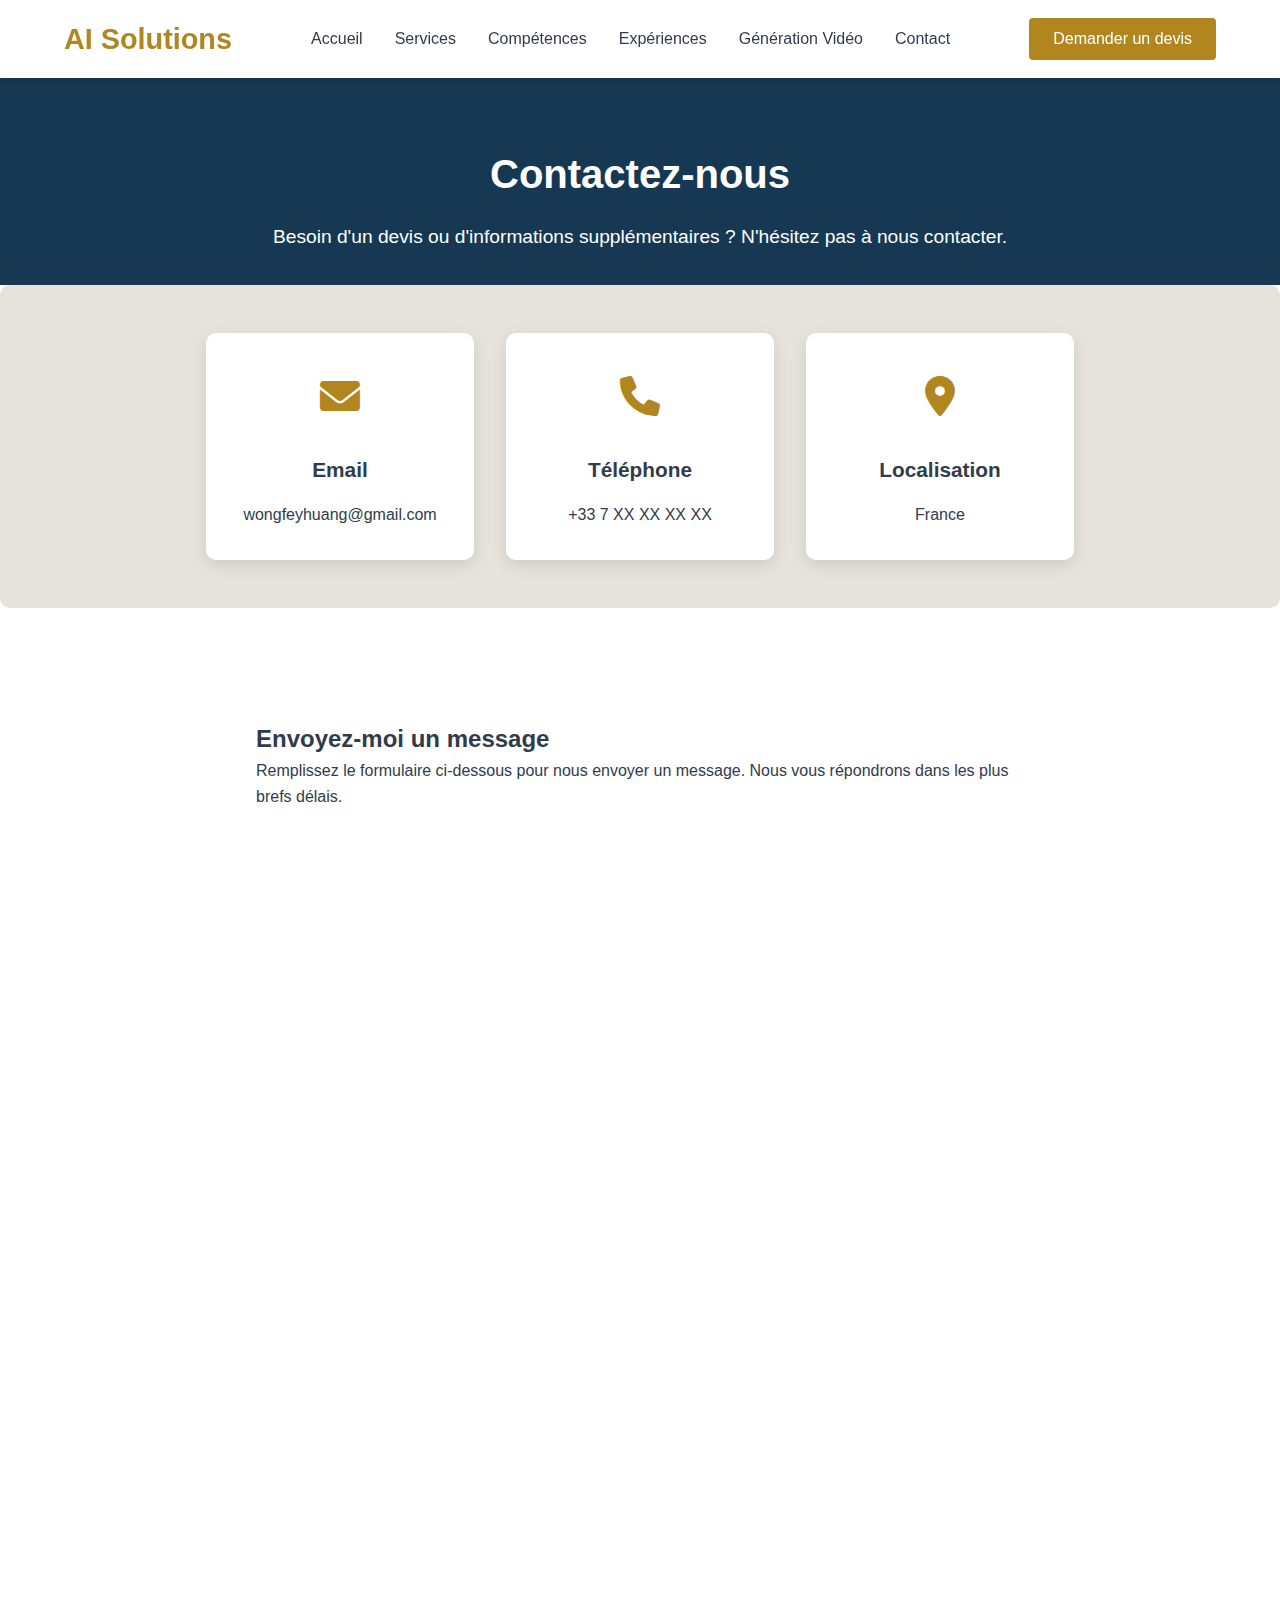
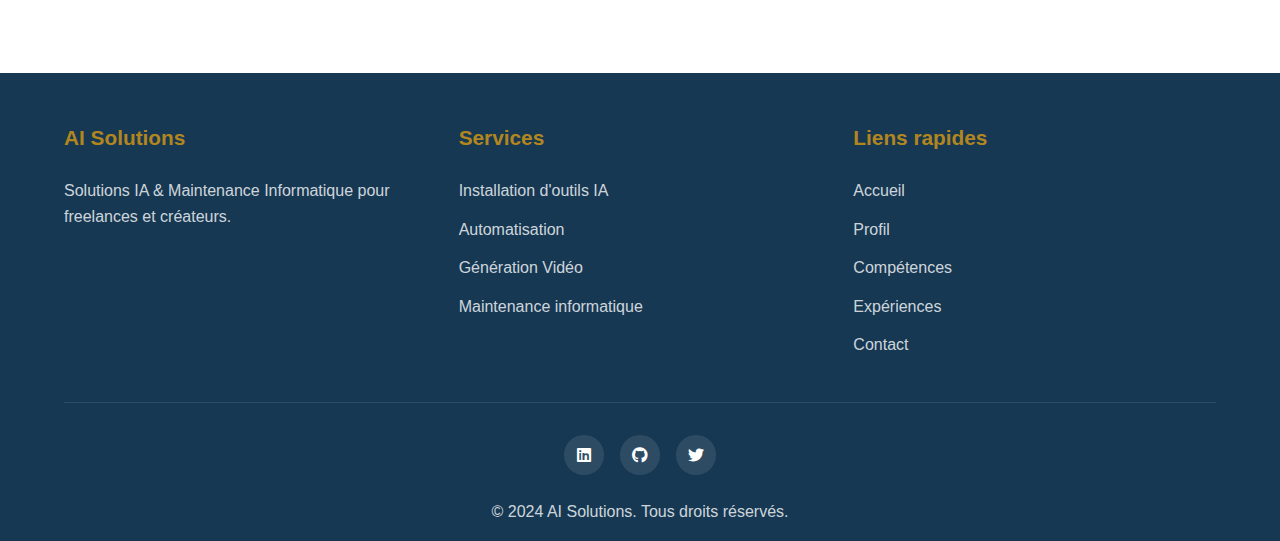
<file: contact.html>
<!DOCTYPE html>
<html lang="fr">
<head>
    <meta charset="UTF-8">
    <meta name="viewport" content="width=device-width, initial-scale=1.0">
    <title>Contact - AI Solutions</title>
    <link rel="stylesheet" href="style.css">
    <link rel="stylesheet" href="https://cdnjs.cloudflare.com/ajax/libs/font-awesome/6.0.0/css/all.min.css">
    <style>
        .page-header {
            background-color: var(--dark-bg);
            color: var(--white);
            padding: 4rem 0 2rem;
            text-align: center;
        }
        
        .page-header h1 {
            font-size: 2.5rem;
            margin-bottom: 1rem;
        }
        
        .page-header p {
            font-size: 1.2rem;
            max-width: 800px;
            margin: 0 auto;
        }
        
        .contact-section {
            padding: 4rem 0;
        }
        
        .contact-container {
            max-width: 1000px;
            margin: 0 auto;
        }
        
        .contact-details {
            background-color: var(--light-bg);
            padding: 3rem 0;
            margin-bottom: 3rem;
            border-radius: 10px;
        }
        
        .contact-details-grid {
            display: grid;
            grid-template-columns: repeat(auto-fit, minmax(250px, 1fr));
            gap: 2rem;
            max-width: 900px;
            margin: 0 auto;
            padding: 0 1rem;
        }
        
        .contact-detail-card {
            background-color: var(--white);
            padding: 2rem;
            border-radius: 10px;
            box-shadow: 0 5px 15px rgba(0,0,0,0.1);
            text-align: center;
            transition: transform 0.3s ease;
        }
        
        .contact-detail-card:hover {
            transform: translateY(-5px);
        }
        
        .contact-detail-icon {
            font-size: 2.5rem;
            color: var(--primary-color);
            margin-bottom: 1.5rem;
        }
        
        .contact-detail-card h3 {
            margin-bottom: 1rem;
            font-size: 1.3rem;
        }
        
        .contact-detail-card p {
            color: var(--text-color);
        }
        
        .contact-form-container {
            max-width: 800px;
            margin: 0 auto;
            padding: 0 1rem;
        }
        
        .contact-intro {
            text-align: center;
            margin-bottom: 2rem;
        }
        
        .contact-intro h2 {
            margin-bottom: 1rem;
            font-size: 2rem;
        }
        
        .contact-intro p {
            max-width: 600px;
            margin: 0 auto 1.5rem;
            color: var(--text-color);
        }
        
        @media (max-width: 768px) {
            .contact-detail-card {
                padding: 1.5rem;
            }
        }
    </style>
</head>
<body>
    <header>
        <div class="logo-container">
            <a href="index.html" style="text-decoration: none; color: inherit;">
                <h1>AI Solutions</h1>
            </a>
        </div>
        <nav class="main-nav">
            <button class="mobile-menu-toggle">
                <span></span>
                <span></span>
                <span></span>
            </button>
            <ul class="nav-list">
                <li class="nav-item"><a href="index.html#accueil">Accueil</a></li>
                <li class="nav-item"><a href="index.html#services">Services</a></li>
                <li class="nav-item"><a href="index.html#competences">Compétences</a></li>
                <li class="nav-item"><a href="experiences.html">Expériences</a></li>
                <li class="nav-item"><a href="generation-video.html">Génération Vidéo</a></li>
                <li class="nav-item"><a href="contact.html">Contact</a></li>
            </ul>
        </nav>
        <div class="header-actions">
            <a href="contact.html" class="btn btn-primary">Demander un devis</a>
        </div>
    </header>

    <section class="page-header">
        <div class="container">
            <h1>Contactez-nous</h1>
            <p>Besoin d'un devis ou d'informations supplémentaires ? N'hésitez pas à nous contacter.</p>
        </div>
    </section>

    <section class="contact-details">
        <div class="container">
            <div class="contact-details-grid">
                <div class="contact-detail-card">
                    <div class="contact-detail-icon">
                        <i class="fas fa-envelope"></i>
                    </div>
                    <h3>Email</h3>
                    <p>wongfeyhuang@gmail.com</p>
                </div>
                <div class="contact-detail-card">
                    <div class="contact-detail-icon">
                        <i class="fas fa-phone"></i>
                    </div>
                    <h3>Téléphone</h3>
                    <p>+33 7 XX XX XX XX</p>
                </div>
                <div class="contact-detail-card">
                    <div class="contact-detail-icon">
                        <i class="fas fa-map-marker-alt"></i>
                    </div>
                    <h3>Localisation</h3>
                    <p>France</p>
                </div>
            </div>
        </div>
    </section>

    <section class="contact-section">
        <div class="container contact-container">
            <div class="contact-form-container">
                <div class="contact-form-header">
                    <h2>Envoyez-moi un message</h2>
                    <p>Remplissez le formulaire ci-dessous pour nous envoyer un message. Nous vous répondrons dans les plus brefs délais.</p>
                </div>
                <div style="display: flex; justify-content: center;">
                    <iframe 
                        src="https://docs.google.com/forms/d/e/1FAIpQLSd6PwaKleueeVWmjGdG_dD1ZbjS1_BGzHPtlhRfZhyuj4AglA/viewform?embedded=true" 
                        width="640" 
                        height="800" 
                        frameborder="0" 
                        marginheight="0" 
                        marginwidth="0">
                        Chargement...
                    </iframe>
                </div>
            </div>
        </div>
    </section>

    <footer>
        <div class="footer-main">
            <div class="footer-column">
                <h3>AI Solutions</h3>
                <p>Solutions IA & Maintenance Informatique pour freelances et créateurs.</p>
            </div>
            <div class="footer-column">
                <h3>Services</h3>
                <ul>
                    <li><a href="outils-ia.html">Installation d'outils IA</a></li>
                    <li><a href="agents-ia.html">Automatisation</a></li>
                    <li><a href="generation-video.html">Génération Vidéo</a></li>
                    <li><a href="index.html#services">Maintenance informatique</a></li>
                </ul>
            </div>
            <div class="footer-column">
                <h3>Liens rapides</h3>
                <ul>
                    <li><a href="index.html#accueil">Accueil</a></li>
                    <li><a href="index.html#profil">Profil</a></li>
                    <li><a href="index.html#competences">Compétences</a></li>
                    <li><a href="experiences.html">Expériences</a></li>
                    <li><a href="contact.html">Contact</a></li>
                </ul>
            </div>
        </div>
        <div class="footer-bottom">
            <div class="social-links">
                <a href="#" class="social-icon"><i class="fab fa-linkedin"></i></a>
                <a href="#" class="social-icon"><i class="fab fa-github"></i></a>
                <a href="#" class="social-icon"><i class="fab fa-twitter"></i></a>
            </div>
            <div class="copyright">
                <p>&copy; 2024 AI Solutions. Tous droits réservés.</p>
            </div>
        </div>
    </footer>

    <script src="scripts.js"></script>
</body>
</html>
</file>
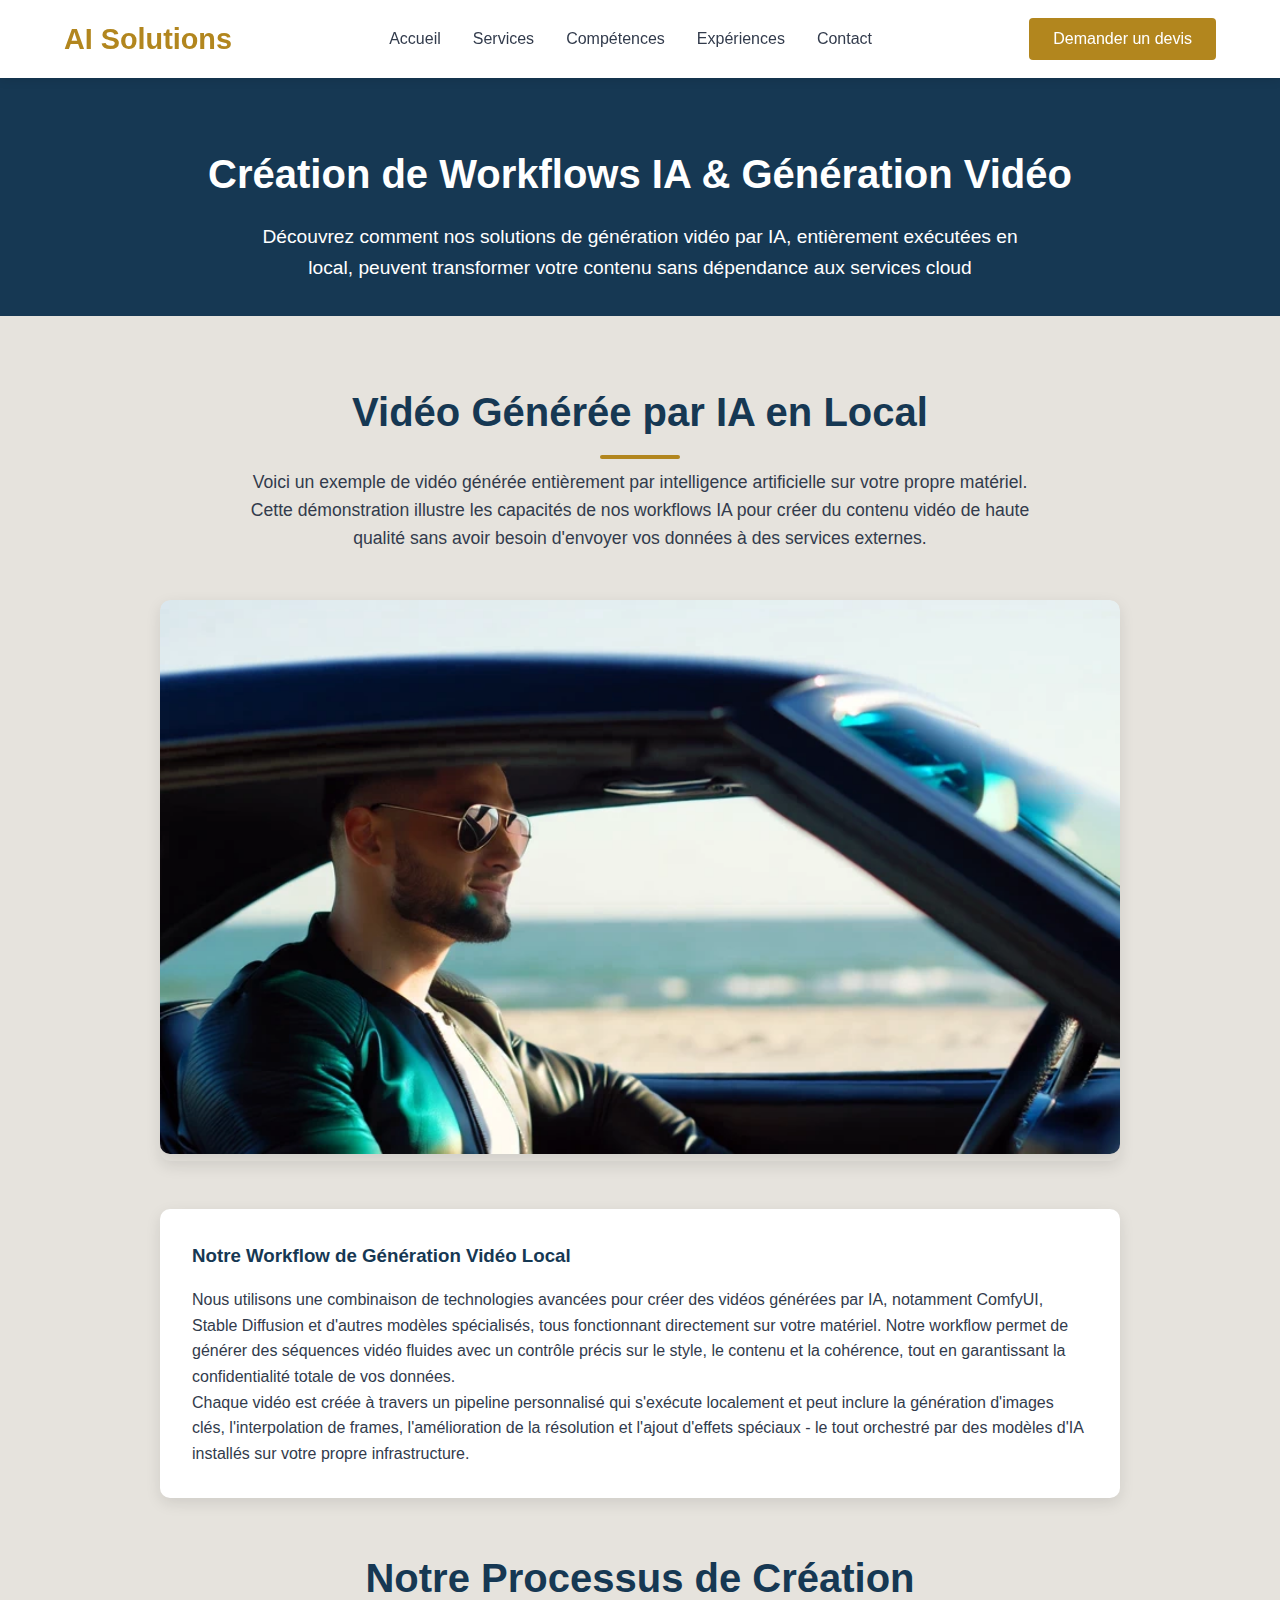
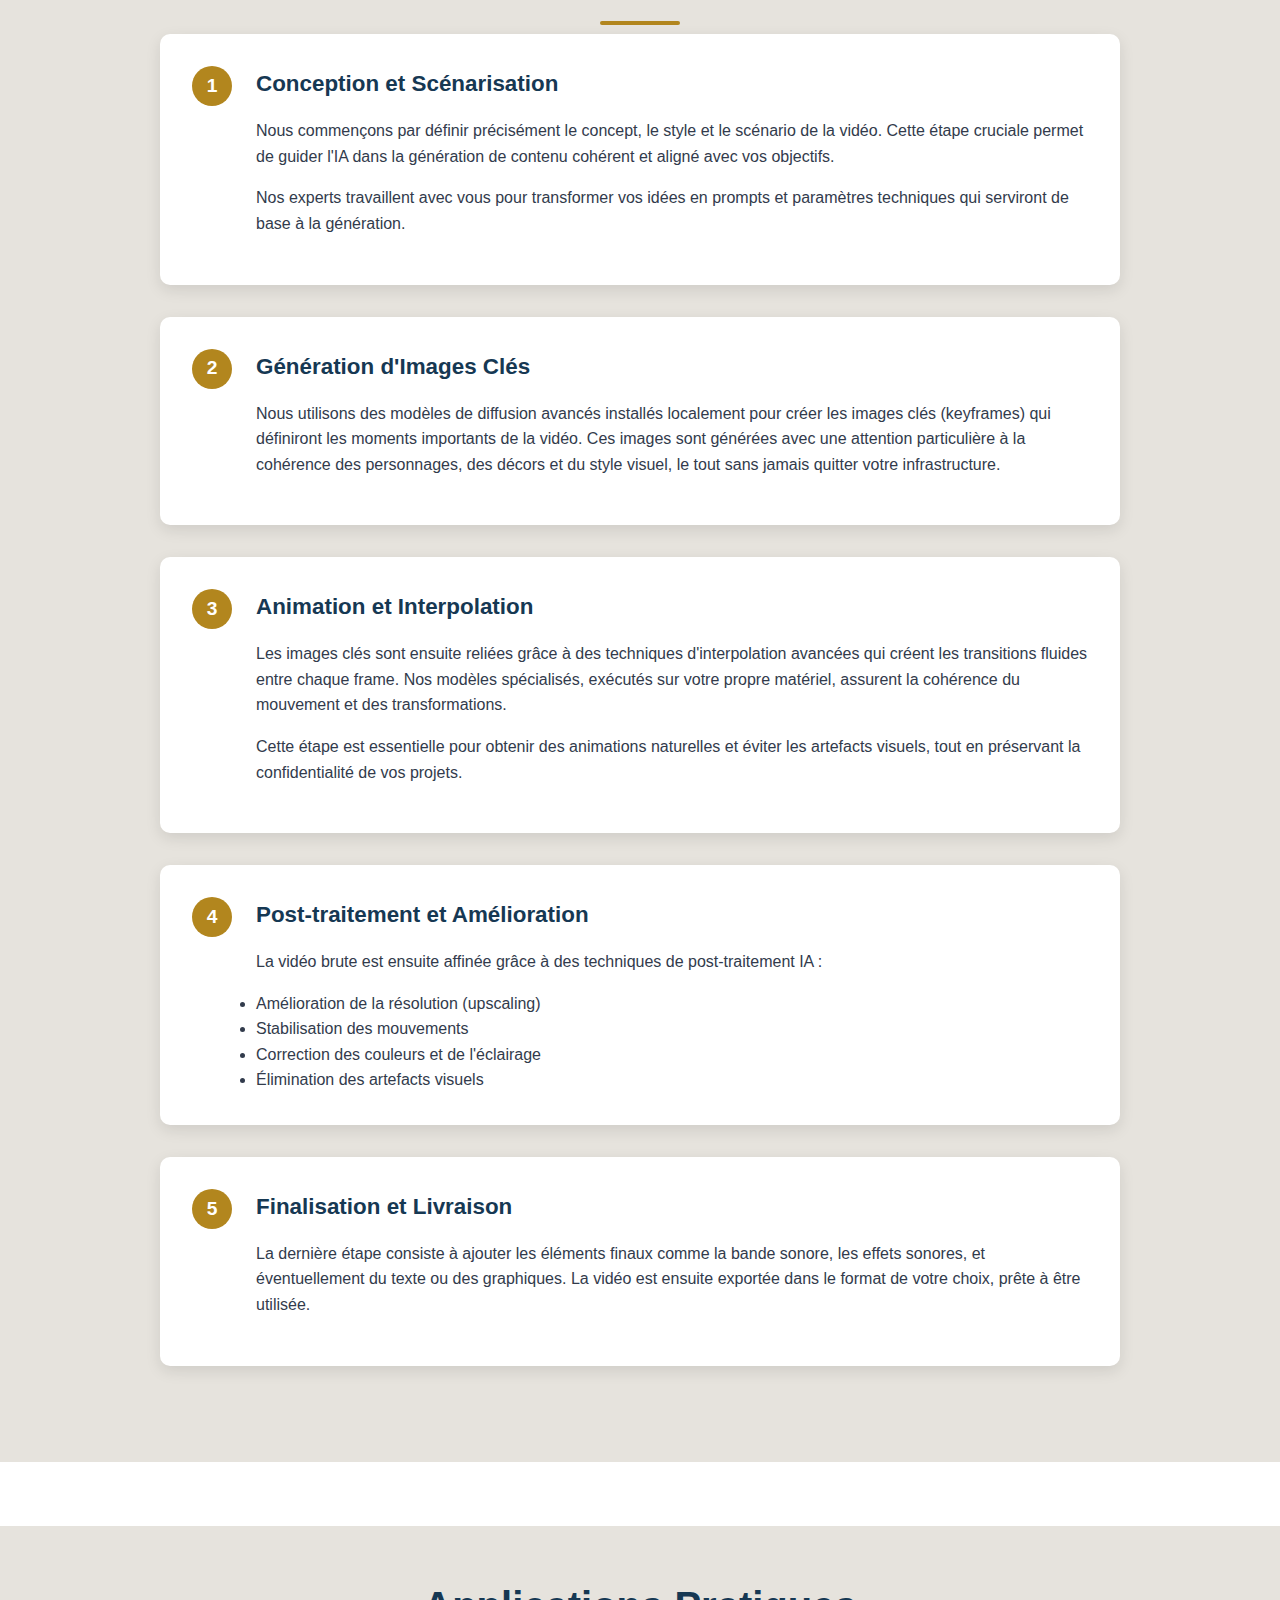
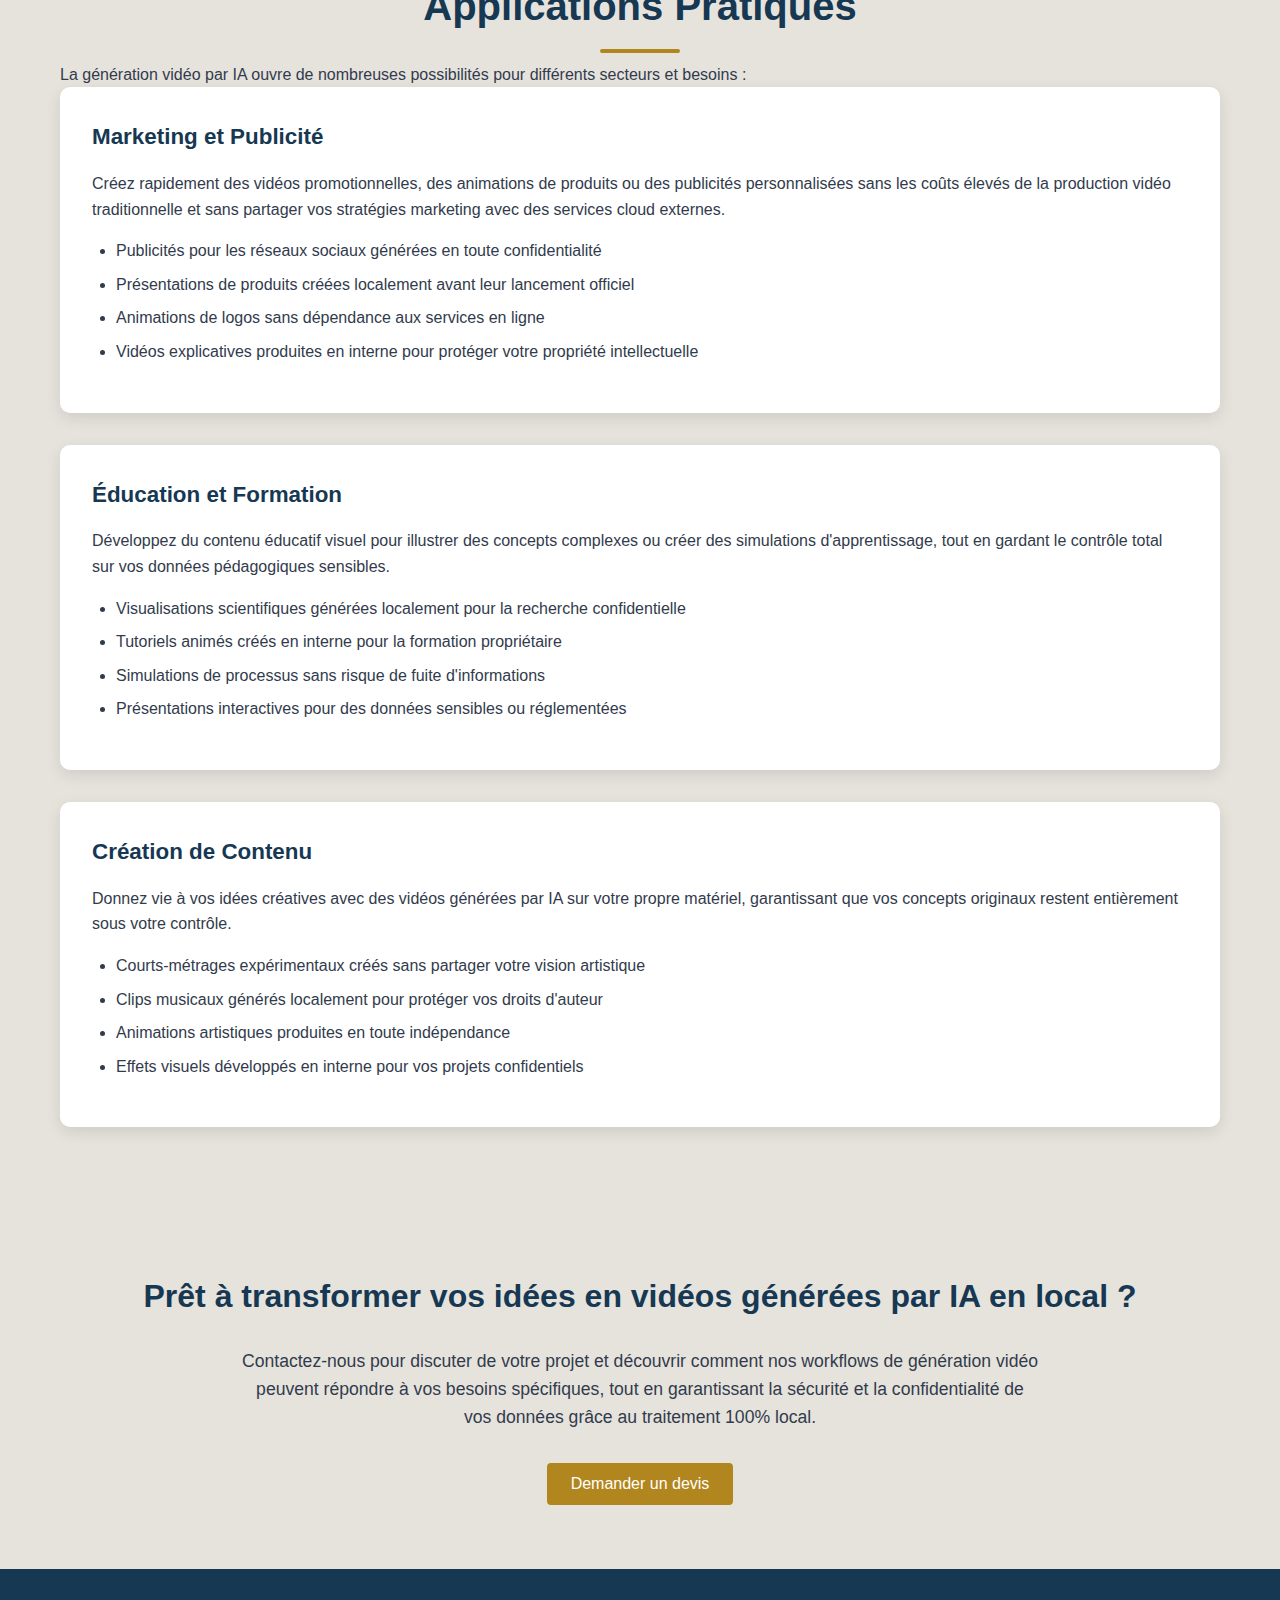
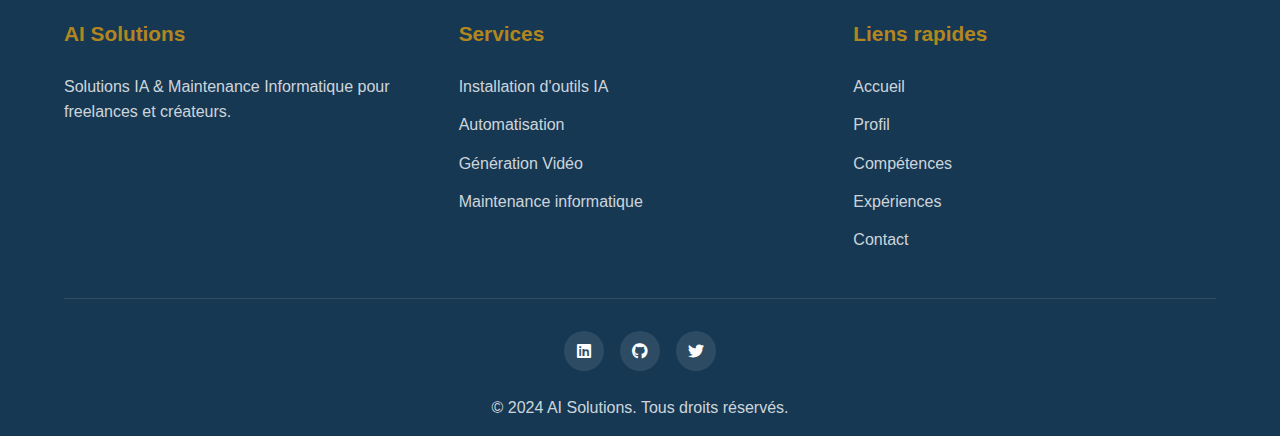
<file: generation-video.html>
<!DOCTYPE html>
<html lang="fr">
<head>
    <meta charset="UTF-8">
    <meta name="viewport" content="width=device-width, initial-scale=1.0">
    <title>Génération Vidéo IA - AI Solutions</title>
    <link rel="stylesheet" href="style.css">
    <link rel="stylesheet" href="https://cdnjs.cloudflare.com/ajax/libs/font-awesome/6.0.0/css/all.min.css">
    <style>
        .page-header {
            background-color: var(--dark-bg);
            color: var(--white);
            padding: 4rem 0 2rem;
            text-align: center;
        }
        
        .page-header h1 {
            font-size: 2.5rem;
            margin-bottom: 1rem;
        }
        
        .page-header p {
            font-size: 1.2rem;
            max-width: 800px;
            margin: 0 auto;
        }
        
        .video-section {
            padding: 4rem 0;
            background-color: var(--light-bg);
        }
        
        .video-container {
            max-width: 1000px;
            margin: 0 auto;
        }
        
        .video-intro {
            text-align: center;
            margin-bottom: 3rem;
        }
        
        .video-intro p {
            max-width: 800px;
            margin: 0 auto;
            font-size: 1.1rem;
            line-height: 1.6;
            color: var(--text-color);
        }
        
        .section-title {
            color: var(--secondary-color);
            margin-bottom: 1.5rem;
        }
        
        .video-showcase {
            margin: 2rem 0;
            border-radius: 10px;
            overflow: hidden;
            box-shadow: 0 5px 15px rgba(0,0,0,0.1);
        }
        
        .video-showcase video {
            width: 100%;
            height: auto;
            display: block;
        }
        
        .video-showcase iframe {
            width: 100%;
            height: 560px;
            border: none;
        }
        
        .workflow-description {
            margin-top: 3rem;
            background-color: var(--white);
            padding: 2rem;
            border-radius: 10px;
            box-shadow: 0 5px 15px rgba(0,0,0,0.1);
        }
        
        .workflow-description h3 {
            margin-bottom: 1rem;
            color: var(--secondary-color);
        }
        
        .workflow-description p {
            color: var(--text-color);
            line-height: 1.6;
        }
        
        .workflow-steps {
            margin-top: 3rem;
        }
        
        .step-card {
            background-color: #fff;
            border-radius: 10px;
            box-shadow: 0 5px 15px rgba(0,0,0,0.1);
            padding: 2rem;
            margin-bottom: 2rem;
            display: flex;
            align-items: flex-start;
            gap: 1.5rem;
        }
        
        .step-number {
            background-color: var(--primary-color);
            color: white;
            width: 40px;
            height: 40px;
            border-radius: 50%;
            display: flex;
            align-items: center;
            justify-content: center;
            font-weight: bold;
            font-size: 1.2rem;
            flex-shrink: 0;
        }
        
        .step-content h3 {
            margin-bottom: 1rem;
            font-size: 1.4rem;
            color: var(--secondary-color);
        }
        
        .step-content p {
            margin-bottom: 1rem;
            line-height: 1.6;
            color: var(--text-color);
        }
        
        .use-cases {
            margin-top: 4rem;
            background-color: var(--light-bg);
            padding: 3rem 0;
        }
        
        .use-case-card {
            background-color: #fff;
            border-radius: 10px;
            box-shadow: 0 5px 15px rgba(0,0,0,0.1);
            padding: 2rem;
            margin-bottom: 2rem;
        }
        
        .use-case-card h3 {
            color: var(--secondary-color);
            margin-bottom: 1rem;
            font-size: 1.4rem;
        }
        
        .use-case-card p {
            margin-bottom: 1rem;
            line-height: 1.6;
            color: var(--text-color);
        }
        
        .use-case-card ul {
            padding-left: 1.5rem;
            margin-bottom: 1rem;
        }
        
        .use-case-card ul li {
            margin-bottom: 0.5rem;
            color: var(--text-color);
        }
        
        .cta-section {
            text-align: center;
            padding: 4rem 0;
            background-color: var(--light-bg);
        }
        
        .cta-section h2 {
            margin-bottom: 1.5rem;
            font-size: 2rem;
            color: var(--secondary-color);
        }
        
        .cta-section p {
            max-width: 800px;
            margin: 0 auto 2rem;
            font-size: 1.1rem;
            color: var(--text-color);
        }
        
        .btn-primary {
            background-color: var(--primary-color);
            color: white;
        }
        
        .btn-primary:hover {
            background-color: #9a7319;
        }
        
        @media (max-width: 768px) {
            .step-card {
                flex-direction: column;
            }
            
            .step-number {
                margin-bottom: 1rem;
            }
            
            .video-showcase iframe {
                height: 300px;
            }
        }
    </style>
</head>
<body>
    <header>
        <div class="logo-container">
            <a href="index.html" style="text-decoration: none; color: inherit;">
                <h1>AI Solutions</h1>
            </a>
        </div>
        <nav class="main-nav">
            <button class="mobile-menu-toggle">
                <span></span>
                <span></span>
                <span></span>
            </button>
            <ul class="nav-list">
                <li class="nav-item"><a href="index.html#accueil">Accueil</a></li>
                <li class="nav-item"><a href="index.html#services">Services</a></li>
                <li class="nav-item"><a href="index.html#competences">Compétences</a></li>
                <li class="nav-item"><a href="experiences.html">Expériences</a></li>
                <li class="nav-item"><a href="contact.html">Contact</a></li>
            </ul>
        </nav>
        <div class="header-actions">
            <a href="contact.html" class="btn btn-primary">Demander un devis</a>
        </div>
    </header>

    <section class="page-header">
        <div class="container">
            <h1>Création de Workflows IA & Génération Vidéo</h1>
            <p>Découvrez comment nos solutions de génération vidéo par IA, entièrement exécutées en local, peuvent transformer votre contenu sans dépendance aux services cloud</p>
        </div>
    </section>

    <section class="video-section">
        <div class="container video-container">
            <div class="video-intro">
                <h2 class="section-title">Vidéo Générée par IA en Local</h2>
                <p>Voici un exemple de vidéo générée entièrement par intelligence artificielle sur votre propre matériel. Cette démonstration illustre les capacités de nos workflows IA pour créer du contenu vidéo de haute qualité sans avoir besoin d'envoyer vos données à des services externes.</p>
            </div>
            
            <div class="video-showcase">
                <!-- Affichage de l'animation WebP -->
                <img src="video/ComfyUI_00009_.webp" alt="Animation générée par IA en local" style="width: 100%; border-radius: 10px; box-shadow: 0 5px 15px rgba(0,0,0,0.1);">
            </div>
            
            <div class="workflow-description">
                <h3>Notre Workflow de Génération Vidéo Local</h3>
                <p>Nous utilisons une combinaison de technologies avancées pour créer des vidéos générées par IA, notamment ComfyUI, Stable Diffusion et d'autres modèles spécialisés, tous fonctionnant directement sur votre matériel. Notre workflow permet de générer des séquences vidéo fluides avec un contrôle précis sur le style, le contenu et la cohérence, tout en garantissant la confidentialité totale de vos données.</p>
                <p>Chaque vidéo est créée à travers un pipeline personnalisé qui s'exécute localement et peut inclure la génération d'images clés, l'interpolation de frames, l'amélioration de la résolution et l'ajout d'effets spéciaux - le tout orchestré par des modèles d'IA installés sur votre propre infrastructure.</p>
            </div>
            
            <div class="workflow-steps">
                <h2 class="section-title">Notre Processus de Création</h2>
                
                <div class="step-card">
                    <div class="step-number">1</div>
                    <div class="step-content">
                        <h3>Conception et Scénarisation</h3>
                        <p>Nous commençons par définir précisément le concept, le style et le scénario de la vidéo. Cette étape cruciale permet de guider l'IA dans la génération de contenu cohérent et aligné avec vos objectifs.</p>
                        <p>Nos experts travaillent avec vous pour transformer vos idées en prompts et paramètres techniques qui serviront de base à la génération.</p>
                    </div>
                </div>
                
                <div class="step-card">
                    <div class="step-number">2</div>
                    <div class="step-content">
                        <h3>Génération d'Images Clés</h3>
                        <p>Nous utilisons des modèles de diffusion avancés installés localement pour créer les images clés (keyframes) qui définiront les moments importants de la vidéo. Ces images sont générées avec une attention particulière à la cohérence des personnages, des décors et du style visuel, le tout sans jamais quitter votre infrastructure.</p>
                    </div>
                </div>
                
                <div class="step-card">
                    <div class="step-number">3</div>
                    <div class="step-content">
                        <h3>Animation et Interpolation</h3>
                        <p>Les images clés sont ensuite reliées grâce à des techniques d'interpolation avancées qui créent les transitions fluides entre chaque frame. Nos modèles spécialisés, exécutés sur votre propre matériel, assurent la cohérence du mouvement et des transformations.</p>
                        <p>Cette étape est essentielle pour obtenir des animations naturelles et éviter les artefacts visuels, tout en préservant la confidentialité de vos projets.</p>
                    </div>
                </div>
                
                <div class="step-card">
                    <div class="step-number">4</div>
                    <div class="step-content">
                        <h3>Post-traitement et Amélioration</h3>
                        <p>La vidéo brute est ensuite affinée grâce à des techniques de post-traitement IA :</p>
                        <ul>
                            <li>Amélioration de la résolution (upscaling)</li>
                            <li>Stabilisation des mouvements</li>
                            <li>Correction des couleurs et de l'éclairage</li>
                            <li>Élimination des artefacts visuels</li>
                        </ul>
                    </div>
                </div>
                
                <div class="step-card">
                    <div class="step-number">5</div>
                    <div class="step-content">
                        <h3>Finalisation et Livraison</h3>
                        <p>La dernière étape consiste à ajouter les éléments finaux comme la bande sonore, les effets sonores, et éventuellement du texte ou des graphiques. La vidéo est ensuite exportée dans le format de votre choix, prête à être utilisée.</p>
                    </div>
                </div>
            </div>
        </div>
    </section>

    <section class="use-cases">
        <div class="container">
            <h2 class="section-title">Applications Pratiques</h2>
            <p class="section-description">La génération vidéo par IA ouvre de nombreuses possibilités pour différents secteurs et besoins :</p>
            
            <div class="use-case-card">
                <h3>Marketing et Publicité</h3>
                <p>Créez rapidement des vidéos promotionnelles, des animations de produits ou des publicités personnalisées sans les coûts élevés de la production vidéo traditionnelle et sans partager vos stratégies marketing avec des services cloud externes.</p>
                <ul>
                    <li>Publicités pour les réseaux sociaux générées en toute confidentialité</li>
                    <li>Présentations de produits créées localement avant leur lancement officiel</li>
                    <li>Animations de logos sans dépendance aux services en ligne</li>
                    <li>Vidéos explicatives produites en interne pour protéger votre propriété intellectuelle</li>
                </ul>
            </div>
            
            <div class="use-case-card">
                <h3>Éducation et Formation</h3>
                <p>Développez du contenu éducatif visuel pour illustrer des concepts complexes ou créer des simulations d'apprentissage, tout en gardant le contrôle total sur vos données pédagogiques sensibles.</p>
                <ul>
                    <li>Visualisations scientifiques générées localement pour la recherche confidentielle</li>
                    <li>Tutoriels animés créés en interne pour la formation propriétaire</li>
                    <li>Simulations de processus sans risque de fuite d'informations</li>
                    <li>Présentations interactives pour des données sensibles ou réglementées</li>
                </ul>
            </div>
            
            <div class="use-case-card">
                <h3>Création de Contenu</h3>
                <p>Donnez vie à vos idées créatives avec des vidéos générées par IA sur votre propre matériel, garantissant que vos concepts originaux restent entièrement sous votre contrôle.</p>
                <ul>
                    <li>Courts-métrages expérimentaux créés sans partager votre vision artistique</li>
                    <li>Clips musicaux générés localement pour protéger vos droits d'auteur</li>
                    <li>Animations artistiques produites en toute indépendance</li>
                    <li>Effets visuels développés en interne pour vos projets confidentiels</li>
                </ul>
            </div>
        </div>
    </section>

    <section class="cta-section">
        <div class="container">
            <h2>Prêt à transformer vos idées en vidéos générées par IA en local ?</h2>
            <p>Contactez-nous pour discuter de votre projet et découvrir comment nos workflows de génération vidéo peuvent répondre à vos besoins spécifiques, tout en garantissant la sécurité et la confidentialité de vos données grâce au traitement 100% local.</p>
            <a href="contact.html" class="btn btn-primary">Demander un devis</a>
        </div>
    </section>

    <footer>
        <div class="footer-main">
            <div class="footer-column">
                <h3>AI Solutions</h3>
                <p>Solutions IA & Maintenance Informatique pour freelances et créateurs.</p>
            </div>
            <div class="footer-column">
                <h3>Services</h3>
                <ul>
                    <li><a href="outils-ia.html">Installation d'outils IA</a></li>
                    <li><a href="agents-ia.html">Automatisation</a></li>
                    <li><a href="generation-video.html">Génération Vidéo</a></li>
                    <li><a href="index.html#services">Maintenance informatique</a></li>
                </ul>
            </div>
            <div class="footer-column">
                <h3>Liens rapides</h3>
                <ul>
                    <li><a href="index.html#accueil">Accueil</a></li>
                    <li><a href="index.html#profil">Profil</a></li>
                    <li><a href="index.html#competences">Compétences</a></li>
                    <li><a href="experiences.html">Expériences</a></li>
                    <li><a href="contact.html">Contact</a></li>
                </ul>
            </div>
        </div>
        <div class="footer-bottom">
            <div class="social-links">
                <a href="#" class="social-icon"><i class="fab fa-linkedin"></i></a>
                <a href="#" class="social-icon"><i class="fab fa-github"></i></a>
                <a href="#" class="social-icon"><i class="fab fa-twitter"></i></a>
            </div>
            <div class="copyright">
                <p>&copy; 2024 AI Solutions. Tous droits réservés.</p>
            </div>
        </div>
    </footer>

    <script src="scripts.js"></script>
</body>
</html>
</file>
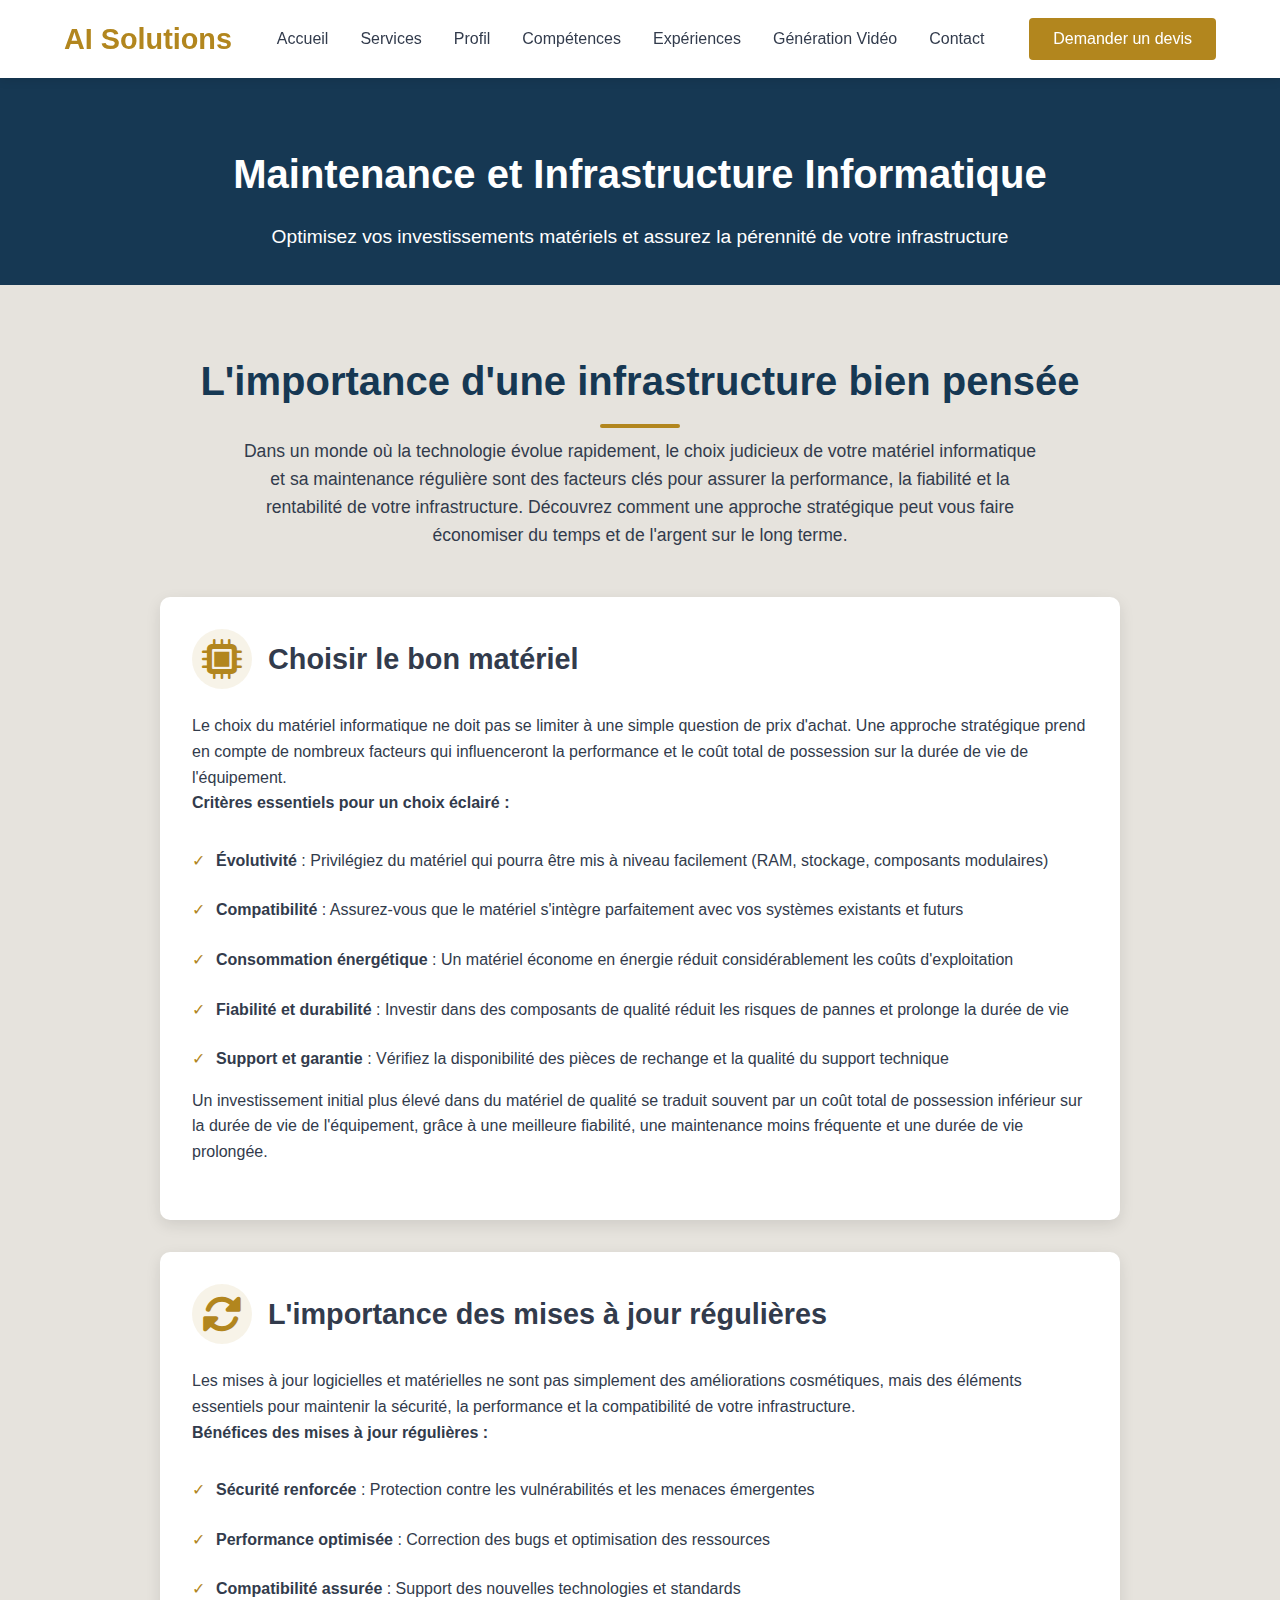
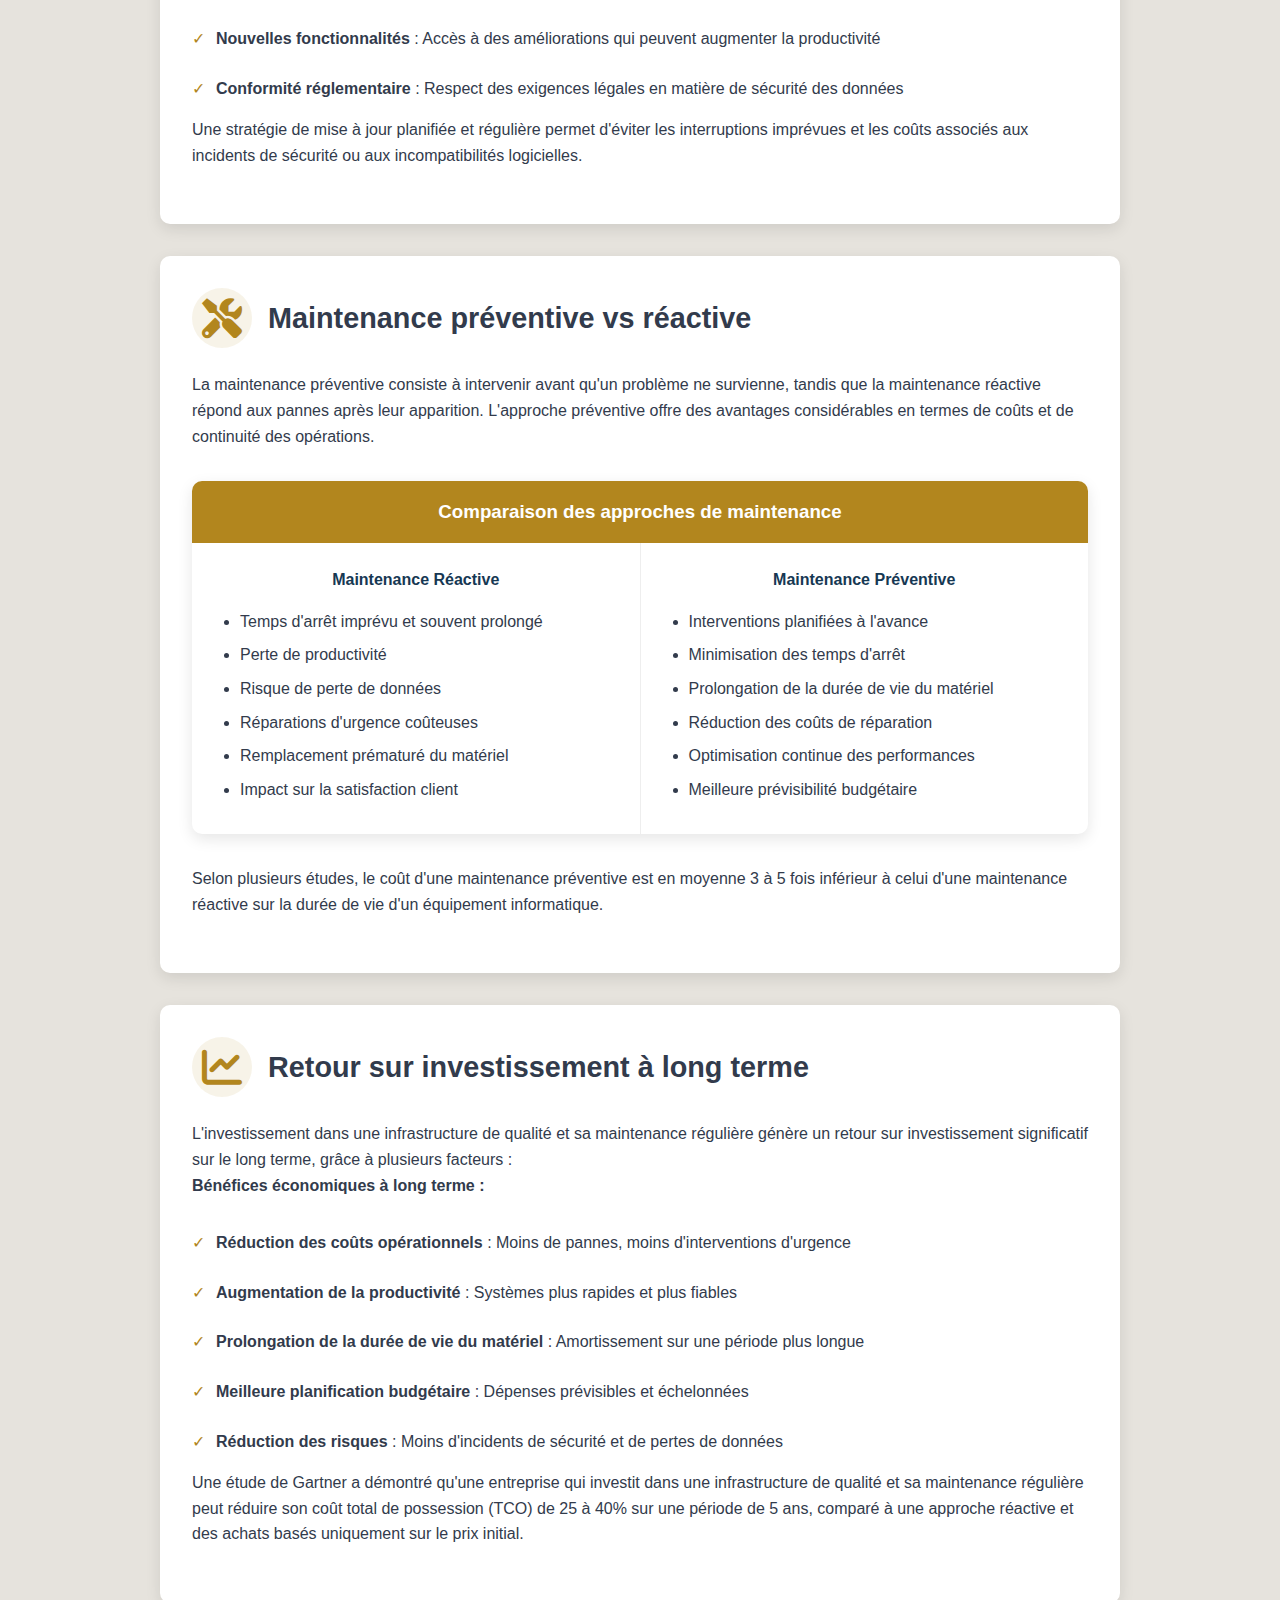
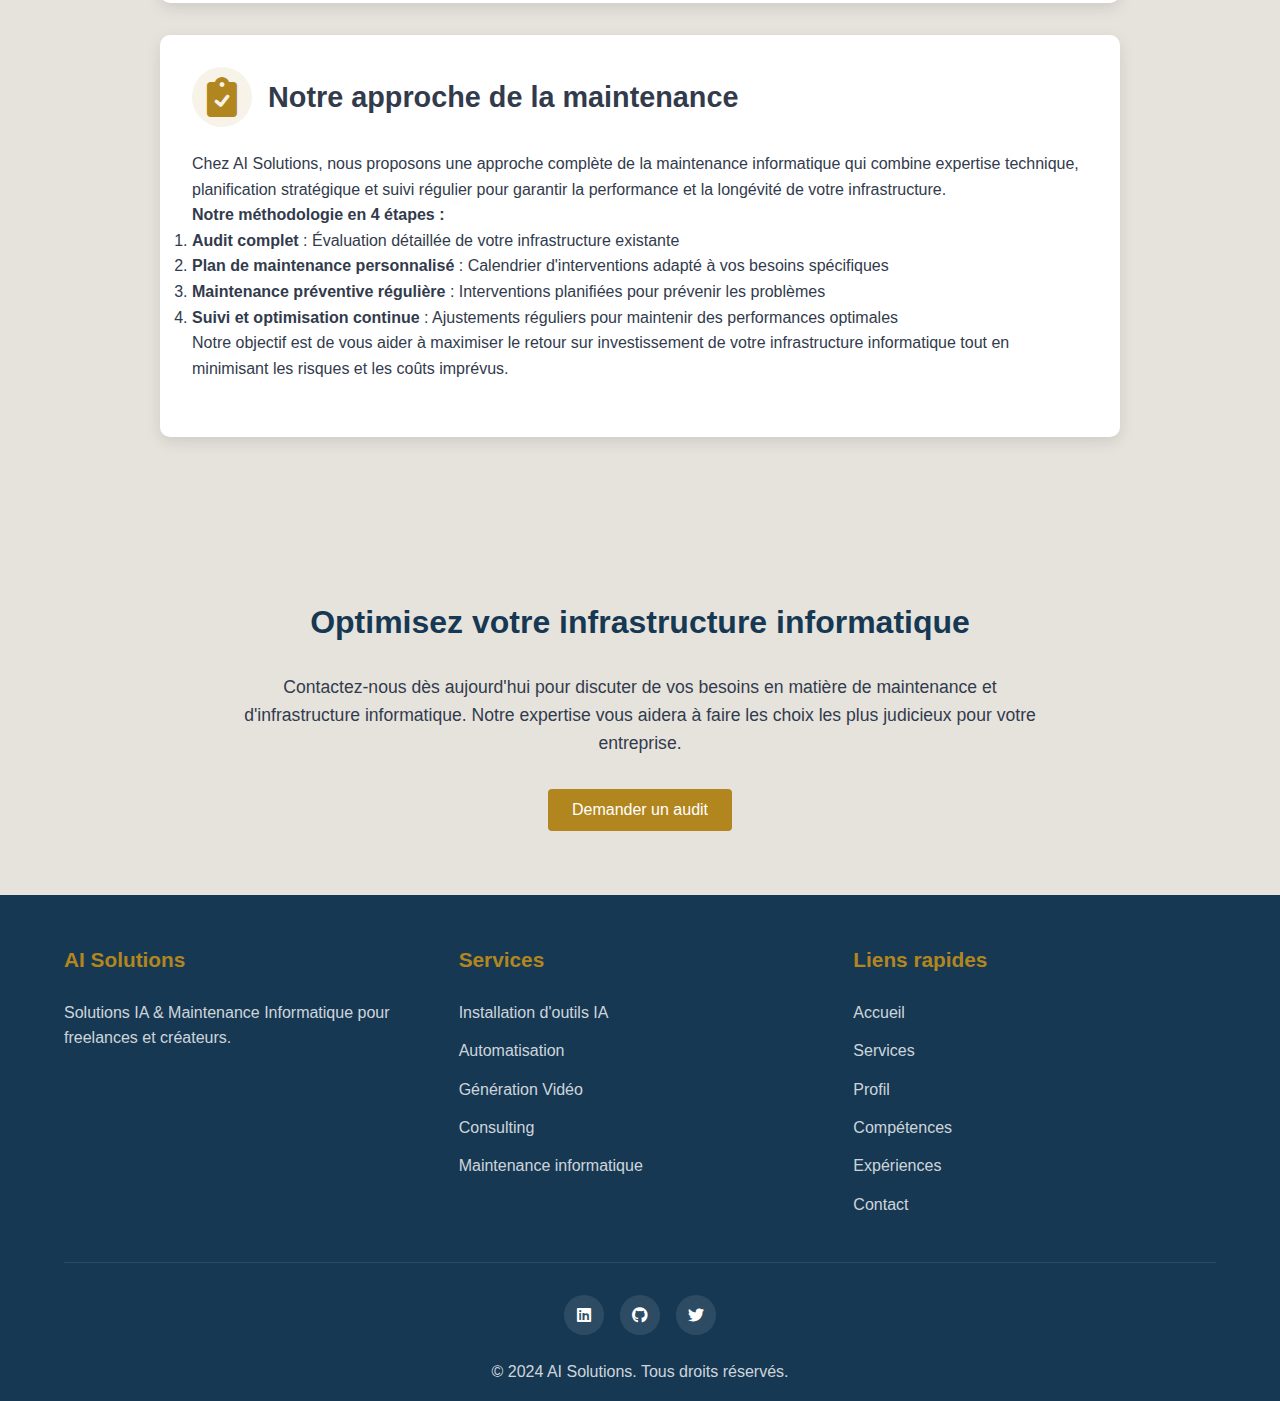
<file: maintenance-infrastructure.html>
<!DOCTYPE html>
<html lang="fr">
<head>
    <meta charset="UTF-8">
    <meta name="viewport" content="width=device-width, initial-scale=1.0">
    <title>Maintenance et Infrastructure - AI Solutions</title>
    <link rel="stylesheet" href="style.css">
    <link rel="stylesheet" href="https://cdnjs.cloudflare.com/ajax/libs/font-awesome/6.0.0/css/all.min.css">
    <style>
        .page-header {
            background-color: var(--dark-bg);
            color: var(--white);
            padding: 4rem 0 2rem;
            text-align: center;
        }
        
        .page-header h1 {
            font-size: 2.5rem;
            margin-bottom: 1rem;
        }
        
        .page-header p {
            font-size: 1.2rem;
            max-width: 800px;
            margin: 0 auto;
        }
        
        .maintenance-section {
            padding: 4rem 0;
            background-color: var(--light-bg);
        }
        
        .maintenance-container {
            max-width: 1000px;
            margin: 0 auto;
        }
        
        .maintenance-intro {
            text-align: center;
            margin-bottom: 3rem;
        }
        
        .maintenance-intro p {
            max-width: 800px;
            margin: 0 auto;
            font-size: 1.1rem;
            line-height: 1.6;
            color: var(--text-color);
        }
        
        .section-title {
            color: var(--secondary-color);
            margin-bottom: 1.5rem;
        }
        
        .info-card {
            background-color: #fff;
            border-radius: 10px;
            box-shadow: 0 5px 15px rgba(0,0,0,0.1);
            padding: 2rem;
            margin-bottom: 2rem;
            transition: transform 0.3s ease, box-shadow 0.3s ease;
        }
        
        .info-card:hover {
            transform: translateY(-5px);
            box-shadow: 0 10px 20px rgba(0,0,0,0.15);
        }
        
        .info-header {
            display: flex;
            align-items: center;
            margin-bottom: 1.5rem;
        }
        
        .info-icon {
            font-size: 2.5rem;
            color: var(--primary-color);
            margin-right: 1rem;
            width: 60px;
            height: 60px;
            display: flex;
            align-items: center;
            justify-content: center;
            background-color: rgba(178, 134, 30, 0.1);
            border-radius: 50%;
            flex-shrink: 0;
        }
        
        .info-title {
            margin: 0;
            font-size: 1.8rem;
        }
        
        .info-content {
            margin-bottom: 1.5rem;
            line-height: 1.6;
        }
        
        .benefits-list {
            list-style-type: none;
            padding-left: 0;
            margin-top: 1.5rem;
        }
        
        .benefits-list li {
            padding: 0.5rem 0;
            position: relative;
            padding-left: 1.5rem;
            margin-bottom: 0.5rem;
        }
        
        .benefits-list li:before {
            content: "✓";
            color: var(--primary-color);
            position: absolute;
            left: 0;
            top: 0.5rem;
        }
        
        .cost-comparison {
            margin: 2rem 0;
            border-radius: 10px;
            overflow: hidden;
            background-color: #fff;
            box-shadow: 0 5px 15px rgba(0,0,0,0.1);
        }
        
        .cost-comparison-header {
            background-color: var(--primary-color);
            color: white;
            padding: 1rem;
            text-align: center;
        }
        
        .cost-comparison-content {
            display: flex;
            flex-wrap: wrap;
        }
        
        .cost-column {
            flex: 1;
            min-width: 250px;
            padding: 1.5rem;
            border-right: 1px solid #eee;
        }
        
        .cost-column:last-child {
            border-right: none;
        }
        
        .cost-column h4 {
            margin-bottom: 1rem;
            color: var(--secondary-color);
            text-align: center;
        }
        
        .cost-column ul {
            padding-left: 1.5rem;
        }
        
        .cost-column ul li {
            margin-bottom: 0.5rem;
        }
        
        .cta-section {
            text-align: center;
            padding: 4rem 0;
            background-color: var(--light-bg);
        }
        
        .cta-section h2 {
            margin-bottom: 1.5rem;
            font-size: 2rem;
            color: var(--secondary-color);
        }
        
        .cta-section p {
            max-width: 800px;
            margin: 0 auto 2rem;
            font-size: 1.1rem;
            color: var(--text-color);
        }
        
        @media (max-width: 768px) {
            .cost-column {
                flex: 100%;
                border-right: none;
                border-bottom: 1px solid #eee;
            }
            
            .cost-column:last-child {
                border-bottom: none;
            }
        }
    </style>
</head>
<body>
    <header>
        <div class="logo-container">
            <a href="index.html" style="text-decoration: none; color: inherit;">
                <h1>AI Solutions</h1>
            </a>
        </div>
        <nav class="main-nav">
            <button class="mobile-menu-toggle">
                <span></span>
                <span></span>
                <span></span>
            </button>
            <ul class="nav-list">
                <li class="nav-item"><a href="index.html#accueil">Accueil</a></li>
                <li class="nav-item"><a href="index.html#services">Services</a></li>
                <li class="nav-item"><a href="index.html#profil">Profil</a></li>
                <li class="nav-item"><a href="index.html#competences">Compétences</a></li>
                <li class="nav-item"><a href="experiences.html">Expériences</a></li>
                <li class="nav-item"><a href="generation-video.html">Génération Vidéo</a></li>
                <li class="nav-item"><a href="contact.html">Contact</a></li>
            </ul>
        </nav>
        <div class="header-actions">
            <a href="contact.html" class="btn btn-primary">Demander un devis</a>
        </div>
    </header>

    <section class="page-header">
        <div class="container">
            <h1>Maintenance et Infrastructure Informatique</h1>
            <p>Optimisez vos investissements matériels et assurez la pérennité de votre infrastructure</p>
        </div>
    </section>

    <section class="maintenance-section">
        <div class="container maintenance-container">
            <div class="maintenance-intro">
                <h2 class="section-title">L'importance d'une infrastructure bien pensée</h2>
                <p>Dans un monde où la technologie évolue rapidement, le choix judicieux de votre matériel informatique et sa maintenance régulière sont des facteurs clés pour assurer la performance, la fiabilité et la rentabilité de votre infrastructure. Découvrez comment une approche stratégique peut vous faire économiser du temps et de l'argent sur le long terme.</p>
            </div>
            
            <div class="info-card">
                <div class="info-header">
                    <div class="info-icon">
                        <i class="fas fa-microchip"></i>
                    </div>
                    <h3 class="info-title">Choisir le bon matériel</h3>
                </div>
                <div class="info-content">
                    <p>Le choix du matériel informatique ne doit pas se limiter à une simple question de prix d'achat. Une approche stratégique prend en compte de nombreux facteurs qui influenceront la performance et le coût total de possession sur la durée de vie de l'équipement.</p>
                    
                    <h4>Critères essentiels pour un choix éclairé :</h4>
                    <ul class="benefits-list">
                        <li><strong>Évolutivité</strong> : Privilégiez du matériel qui pourra être mis à niveau facilement (RAM, stockage, composants modulaires)</li>
                        <li><strong>Compatibilité</strong> : Assurez-vous que le matériel s'intègre parfaitement avec vos systèmes existants et futurs</li>
                        <li><strong>Consommation énergétique</strong> : Un matériel économe en énergie réduit considérablement les coûts d'exploitation</li>
                        <li><strong>Fiabilité et durabilité</strong> : Investir dans des composants de qualité réduit les risques de pannes et prolonge la durée de vie</li>
                        <li><strong>Support et garantie</strong> : Vérifiez la disponibilité des pièces de rechange et la qualité du support technique</li>
                    </ul>
                    
                    <p>Un investissement initial plus élevé dans du matériel de qualité se traduit souvent par un coût total de possession inférieur sur la durée de vie de l'équipement, grâce à une meilleure fiabilité, une maintenance moins fréquente et une durée de vie prolongée.</p>
                </div>
            </div>
            
            <div class="info-card">
                <div class="info-header">
                    <div class="info-icon">
                        <i class="fas fa-sync-alt"></i>
                    </div>
                    <h3 class="info-title">L'importance des mises à jour régulières</h3>
                </div>
                <div class="info-content">
                    <p>Les mises à jour logicielles et matérielles ne sont pas simplement des améliorations cosmétiques, mais des éléments essentiels pour maintenir la sécurité, la performance et la compatibilité de votre infrastructure.</p>
                    
                    <h4>Bénéfices des mises à jour régulières :</h4>
                    <ul class="benefits-list">
                        <li><strong>Sécurité renforcée</strong> : Protection contre les vulnérabilités et les menaces émergentes</li>
                        <li><strong>Performance optimisée</strong> : Correction des bugs et optimisation des ressources</li>
                        <li><strong>Compatibilité assurée</strong> : Support des nouvelles technologies et standards</li>
                        <li><strong>Nouvelles fonctionnalités</strong> : Accès à des améliorations qui peuvent augmenter la productivité</li>
                        <li><strong>Conformité réglementaire</strong> : Respect des exigences légales en matière de sécurité des données</li>
                    </ul>
                    
                    <p>Une stratégie de mise à jour planifiée et régulière permet d'éviter les interruptions imprévues et les coûts associés aux incidents de sécurité ou aux incompatibilités logicielles.</p>
                </div>
            </div>
            
            <div class="info-card">
                <div class="info-header">
                    <div class="info-icon">
                        <i class="fas fa-tools"></i>
                    </div>
                    <h3 class="info-title">Maintenance préventive vs réactive</h3>
                </div>
                <div class="info-content">
                    <p>La maintenance préventive consiste à intervenir avant qu'un problème ne survienne, tandis que la maintenance réactive répond aux pannes après leur apparition. L'approche préventive offre des avantages considérables en termes de coûts et de continuité des opérations.</p>
                    
                    <div class="cost-comparison">
                        <div class="cost-comparison-header">
                            <h3>Comparaison des approches de maintenance</h3>
                        </div>
                        <div class="cost-comparison-content">
                            <div class="cost-column">
                                <h4>Maintenance Réactive</h4>
                                <ul>
                                    <li>Temps d'arrêt imprévu et souvent prolongé</li>
                                    <li>Perte de productivité</li>
                                    <li>Risque de perte de données</li>
                                    <li>Réparations d'urgence coûteuses</li>
                                    <li>Remplacement prématuré du matériel</li>
                                    <li>Impact sur la satisfaction client</li>
                                </ul>
                            </div>
                            <div class="cost-column">
                                <h4>Maintenance Préventive</h4>
                                <ul>
                                    <li>Interventions planifiées à l'avance</li>
                                    <li>Minimisation des temps d'arrêt</li>
                                    <li>Prolongation de la durée de vie du matériel</li>
                                    <li>Réduction des coûts de réparation</li>
                                    <li>Optimisation continue des performances</li>
                                    <li>Meilleure prévisibilité budgétaire</li>
                                </ul>
                            </div>
                        </div>
                    </div>
                    
                    <p>Selon plusieurs études, le coût d'une maintenance préventive est en moyenne 3 à 5 fois inférieur à celui d'une maintenance réactive sur la durée de vie d'un équipement informatique.</p>
                </div>
            </div>
            
            <div class="info-card">
                <div class="info-header">
                    <div class="info-icon">
                        <i class="fas fa-chart-line"></i>
                    </div>
                    <h3 class="info-title">Retour sur investissement à long terme</h3>
                </div>
                <div class="info-content">
                    <p>L'investissement dans une infrastructure de qualité et sa maintenance régulière génère un retour sur investissement significatif sur le long terme, grâce à plusieurs facteurs :</p>
                    
                    <h4>Bénéfices économiques à long terme :</h4>
                    <ul class="benefits-list">
                        <li><strong>Réduction des coûts opérationnels</strong> : Moins de pannes, moins d'interventions d'urgence</li>
                        <li><strong>Augmentation de la productivité</strong> : Systèmes plus rapides et plus fiables</li>
                        <li><strong>Prolongation de la durée de vie du matériel</strong> : Amortissement sur une période plus longue</li>
                        <li><strong>Meilleure planification budgétaire</strong> : Dépenses prévisibles et échelonnées</li>
                        <li><strong>Réduction des risques</strong> : Moins d'incidents de sécurité et de pertes de données</li>
                    </ul>
                    
                    <p>Une étude de Gartner a démontré qu'une entreprise qui investit dans une infrastructure de qualité et sa maintenance régulière peut réduire son coût total de possession (TCO) de 25 à 40% sur une période de 5 ans, comparé à une approche réactive et des achats basés uniquement sur le prix initial.</p>
                </div>
            </div>
            
            <div class="info-card">
                <div class="info-header">
                    <div class="info-icon">
                        <i class="fas fa-clipboard-check"></i>
                    </div>
                    <h3 class="info-title">Notre approche de la maintenance</h3>
                </div>
                <div class="info-content">
                    <p>Chez AI Solutions, nous proposons une approche complète de la maintenance informatique qui combine expertise technique, planification stratégique et suivi régulier pour garantir la performance et la longévité de votre infrastructure.</p>
                    
                    <h4>Notre méthodologie en 4 étapes :</h4>
                    <ol>
                        <li><strong>Audit complet</strong> : Évaluation détaillée de votre infrastructure existante</li>
                        <li><strong>Plan de maintenance personnalisé</strong> : Calendrier d'interventions adapté à vos besoins spécifiques</li>
                        <li><strong>Maintenance préventive régulière</strong> : Interventions planifiées pour prévenir les problèmes</li>
                        <li><strong>Suivi et optimisation continue</strong> : Ajustements réguliers pour maintenir des performances optimales</li>
                    </ol>
                    
                    <p>Notre objectif est de vous aider à maximiser le retour sur investissement de votre infrastructure informatique tout en minimisant les risques et les coûts imprévus.</p>
                </div>
            </div>
        </div>
    </section>

    <section class="cta-section">
        <div class="container">
            <h2>Optimisez votre infrastructure informatique</h2>
            <p>Contactez-nous dès aujourd'hui pour discuter de vos besoins en matière de maintenance et d'infrastructure informatique. Notre expertise vous aidera à faire les choix les plus judicieux pour votre entreprise.</p>
            <a href="contact.html" class="btn btn-primary">Demander un audit</a>
        </div>
    </section>

    <footer>
        <div class="footer-main">
            <div class="footer-column">
                <h3>AI Solutions</h3>
                <p>Solutions IA & Maintenance Informatique pour freelances et créateurs.</p>
            </div>
            <div class="footer-column">
                <h3>Services</h3>
                <ul>
                    <li><a href="outils-ia.html">Installation d'outils IA</a></li>
                    <li><a href="agents-ia.html">Automatisation</a></li>
                    <li><a href="generation-video.html">Génération Vidéo</a></li>
                    <li><a href="consulting-accompagnement.html">Consulting</a></li>
                    <li><a href="maintenance-infrastructure.html">Maintenance informatique</a></li>
                </ul>
            </div>
            <div class="footer-column">
                <h3>Liens rapides</h3>
                <ul>
                    <li><a href="index.html#accueil">Accueil</a></li>
                    <li><a href="index.html#services">Services</a></li>
                    <li><a href="index.html#profil">Profil</a></li>
                    <li><a href="index.html#competences">Compétences</a></li>
                    <li><a href="experiences.html">Expériences</a></li>
                    <li><a href="contact.html">Contact</a></li>
                </ul>
            </div>
        </div>
        <div class="footer-bottom">
            <div class="social-links">
                <a href="#" class="social-icon"><i class="fab fa-linkedin"></i></a>
                <a href="#" class="social-icon"><i class="fab fa-github"></i></a>
                <a href="#" class="social-icon"><i class="fab fa-twitter"></i></a>
            </div>
            <div class="copyright">
                <p>&copy; 2024 AI Solutions. Tous droits réservés.</p>
            </div>
        </div>
    </footer>

    <script src="scripts.js"></script>
</body>
</html>
</file>
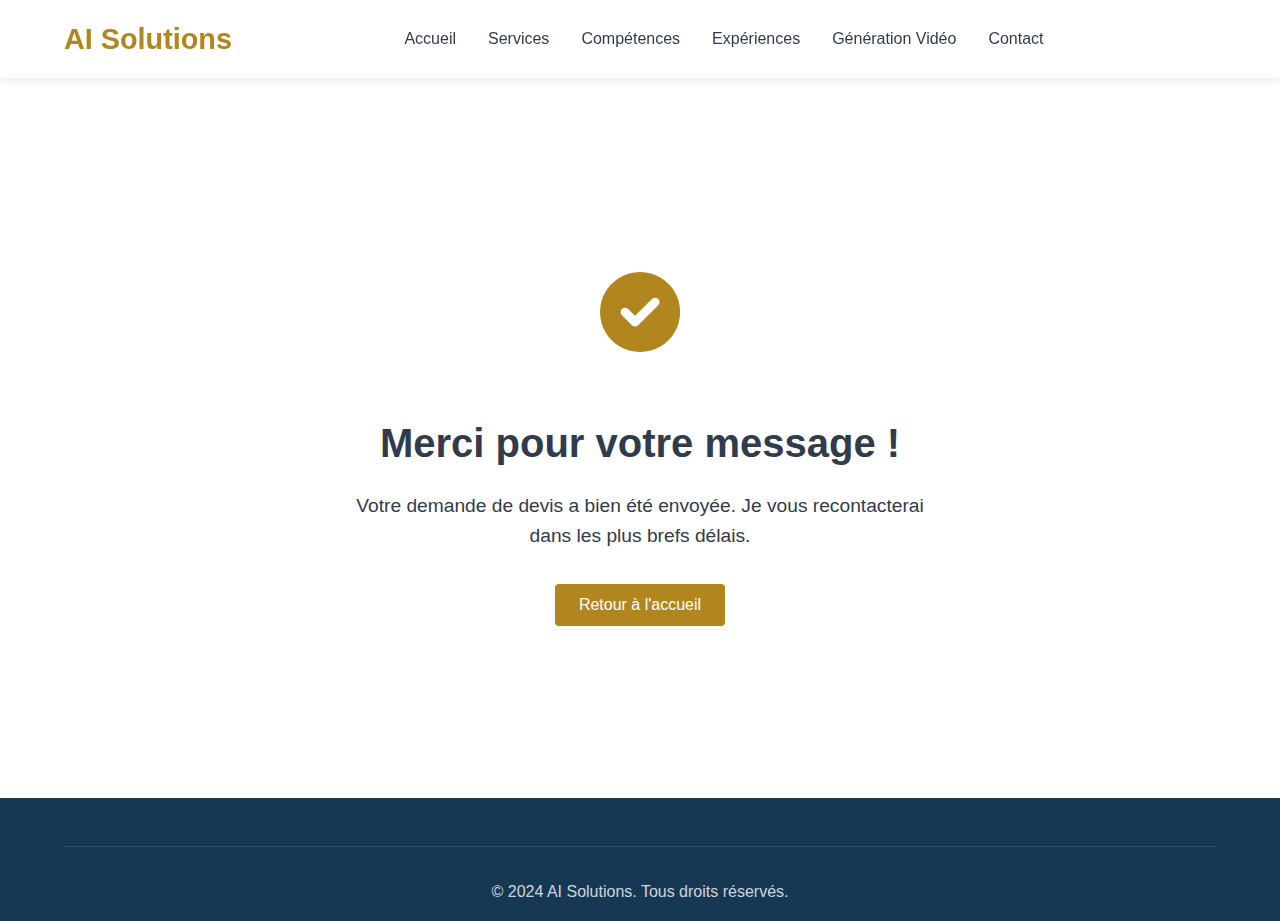
<file: merci.html>
<!DOCTYPE html>
<html lang="fr">
<head>
    <meta charset="UTF-8">
    <meta name="viewport" content="width=device-width, initial-scale=1.0">
    <title>Merci - AI Solutions</title>
    <link rel="stylesheet" href="style.css">
    <style>
        .thank-you-container {
            min-height: 80vh;
            display: flex;
            flex-direction: column;
            justify-content: center;
            align-items: center;
            text-align: center;
            padding: 2rem;
        }
        
        .thank-you-icon {
            font-size: 5rem;
            color: var(--primary-color);
            margin-bottom: 2rem;
        }
        
        .thank-you-title {
            font-size: 2.5rem;
            margin-bottom: 1rem;
        }
        
        .thank-you-text {
            font-size: 1.2rem;
            max-width: 600px;
            margin-bottom: 2rem;
        }
    </style>
    <link rel="stylesheet" href="https://cdnjs.cloudflare.com/ajax/libs/font-awesome/6.0.0/css/all.min.css">
</head>
<body>
    <header>
        <div class="logo-container">
            <a href="index.html" style="text-decoration: none; color: inherit;">
                <h1>AI Solutions</h1>
            </a>
        </div>
        <nav class="main-nav">
            <button class="mobile-menu-toggle">
                <span></span>
                <span></span>
                <span></span>
            </button>
            <ul class="nav-list">
                <li class="nav-item"><a href="index.html#accueil">Accueil</a></li>
                <li class="nav-item"><a href="index.html#services">Services</a></li>
                <li class="nav-item"><a href="index.html#competences">Compétences</a></li>
                <li class="nav-item"><a href="experiences.html">Expériences</a></li>
                <li class="nav-item"><a href="generation-video.html">Génération Vidéo</a></li>
                <li class="nav-item"><a href="contact.html">Contact</a></li>
            </ul>
        </nav>
    </header>

    <div class="thank-you-container">
        <div class="thank-you-icon">
            <i class="fas fa-check-circle"></i>
        </div>
        <h1 class="thank-you-title">Merci pour votre message !</h1>
        <p class="thank-you-text">Votre demande de devis a bien été envoyée. Je vous recontacterai dans les plus brefs délais.</p>
        <a href="index.html" class="btn btn-primary">Retour à l'accueil</a>
    </div>

    <footer>
        <div class="footer-bottom">
            <div class="copyright">
                <p>&copy; 2024 AI Solutions. Tous droits réservés.</p>
            </div>
        </div>
    </footer>

    <script src="scripts.js"></script>
</body>
</html>
</file>
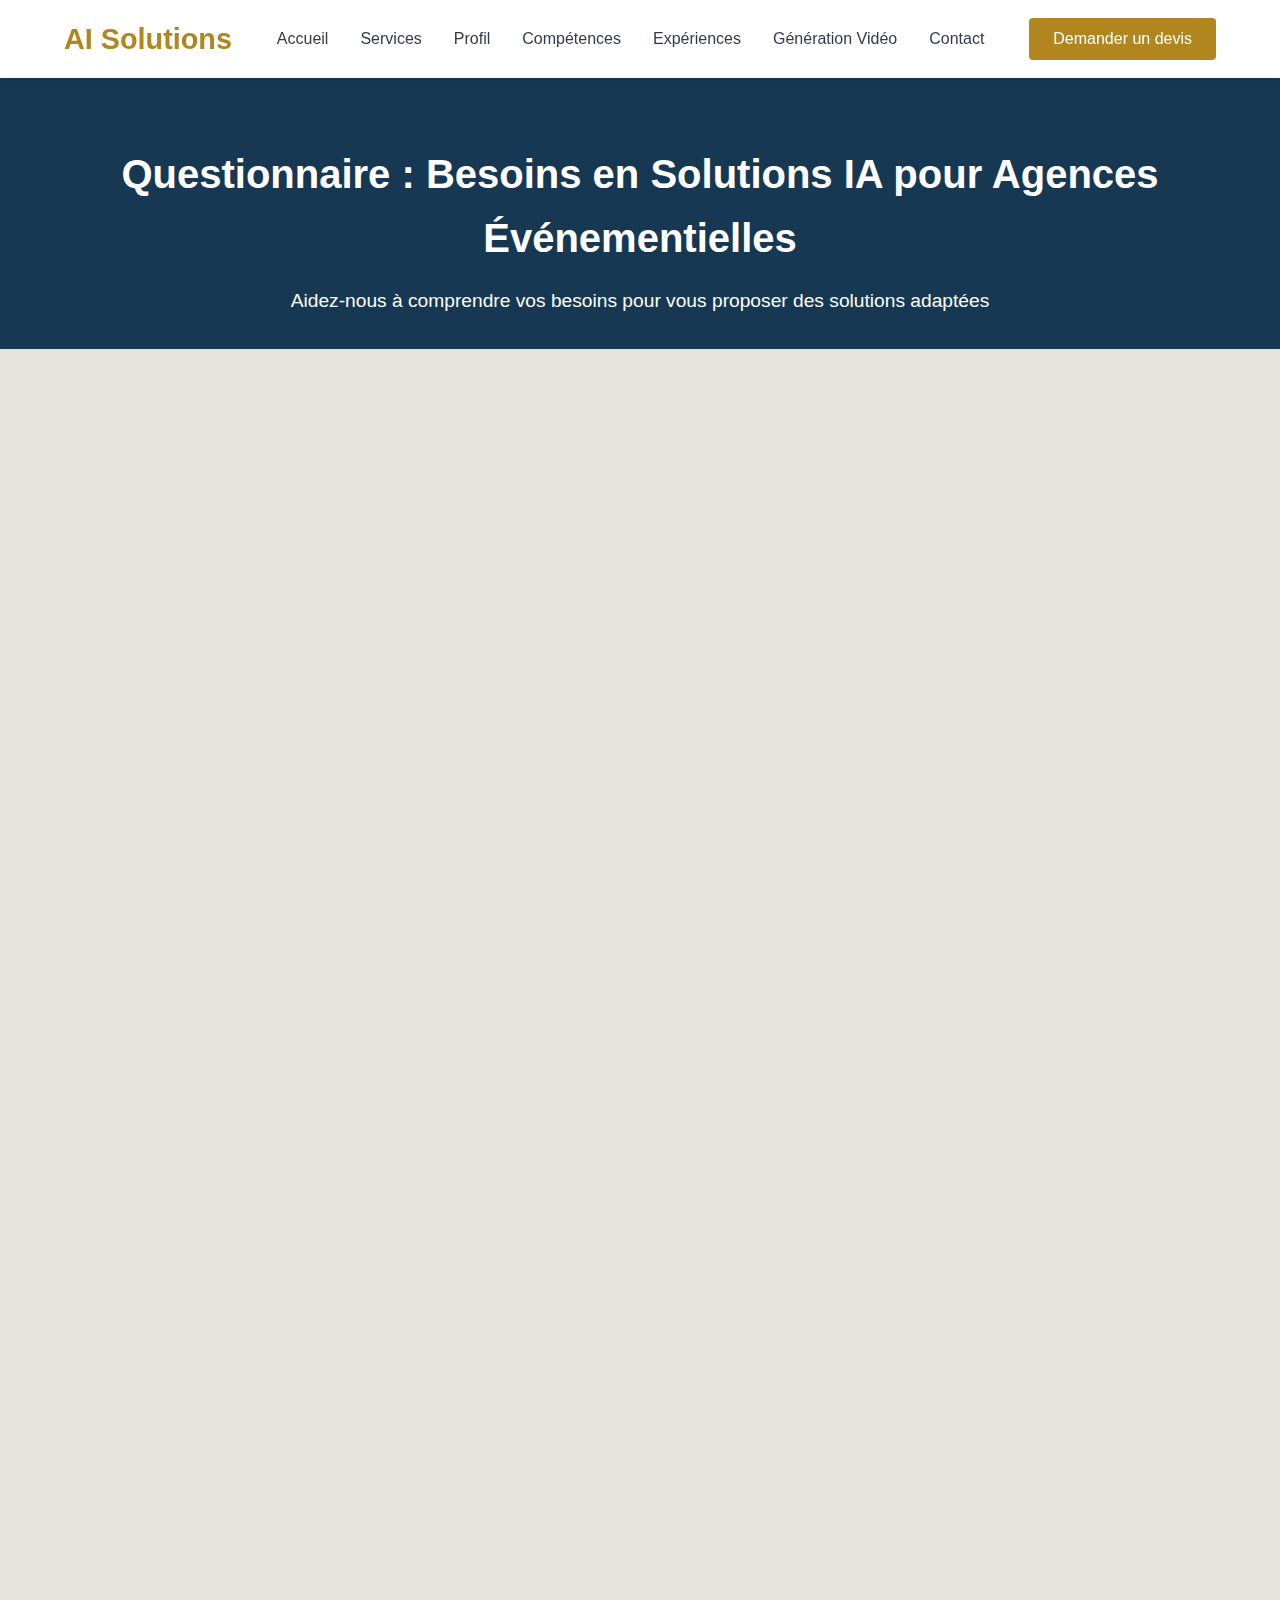
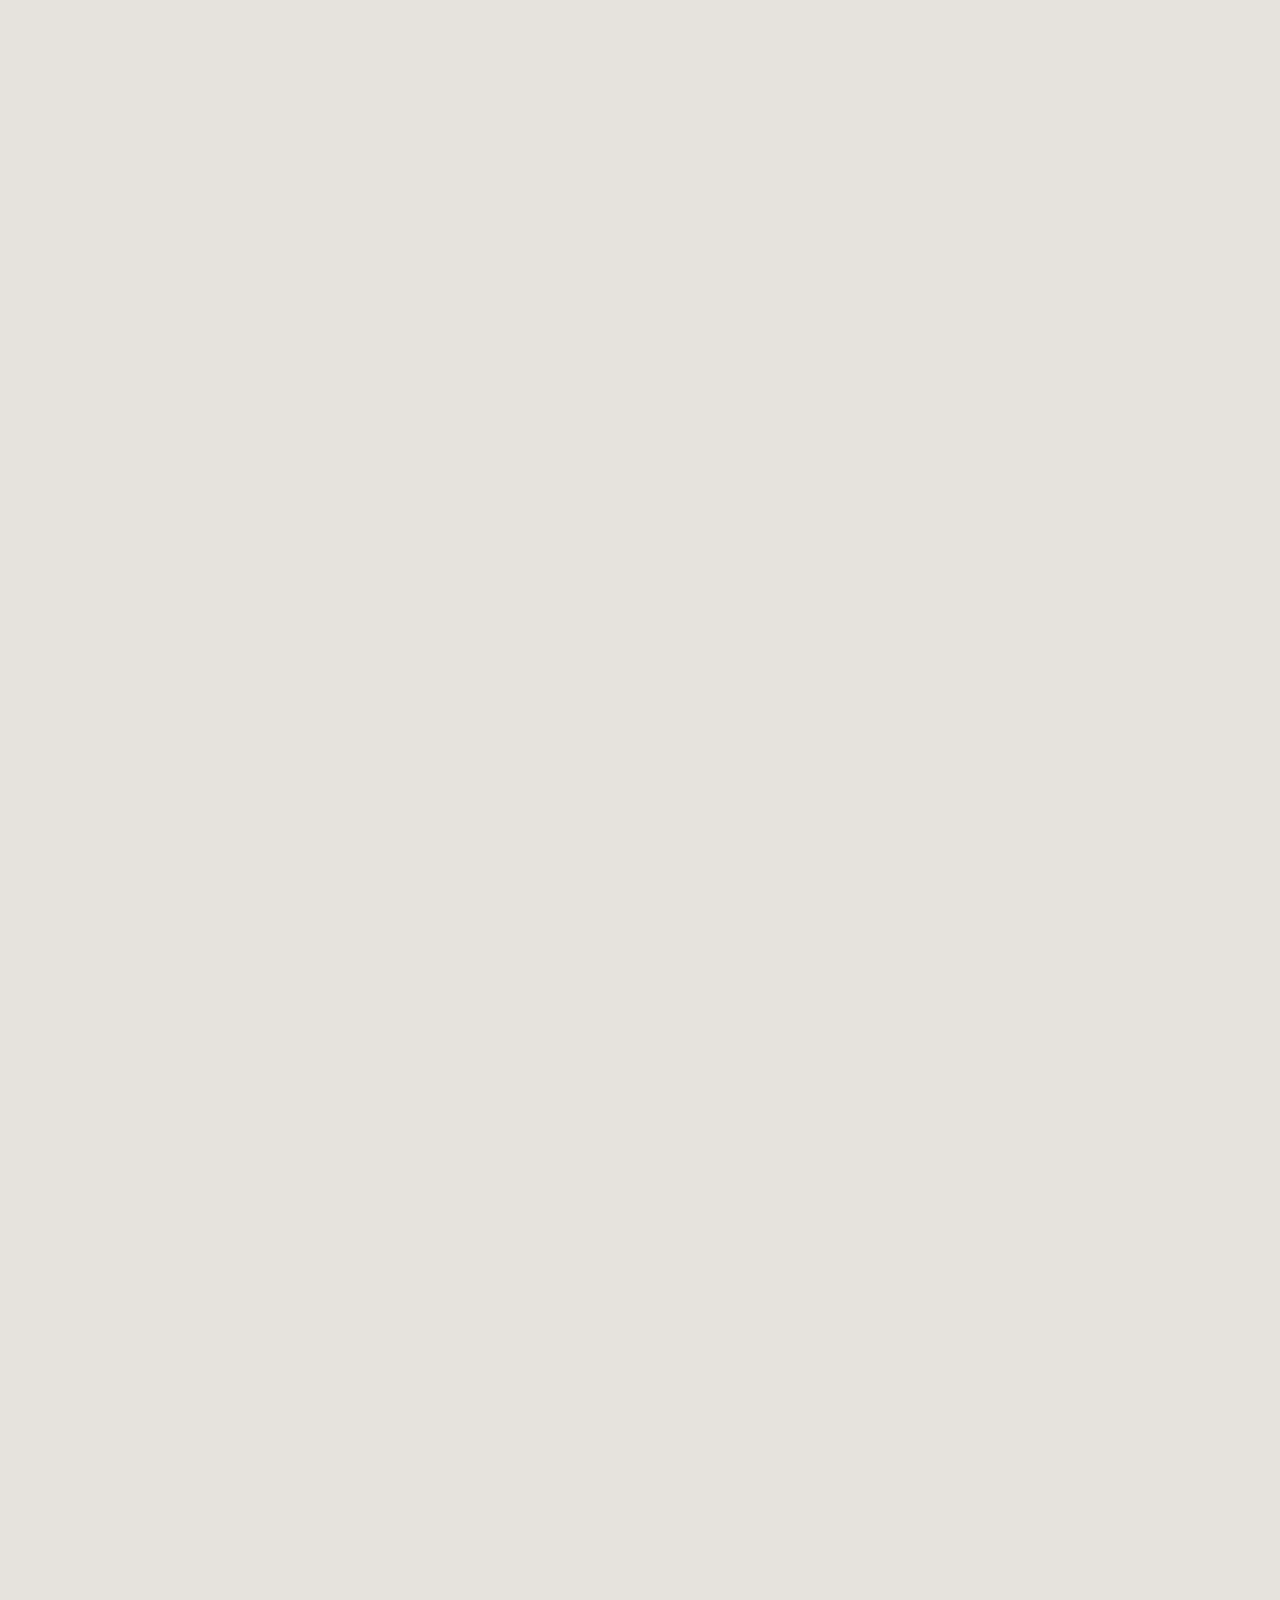
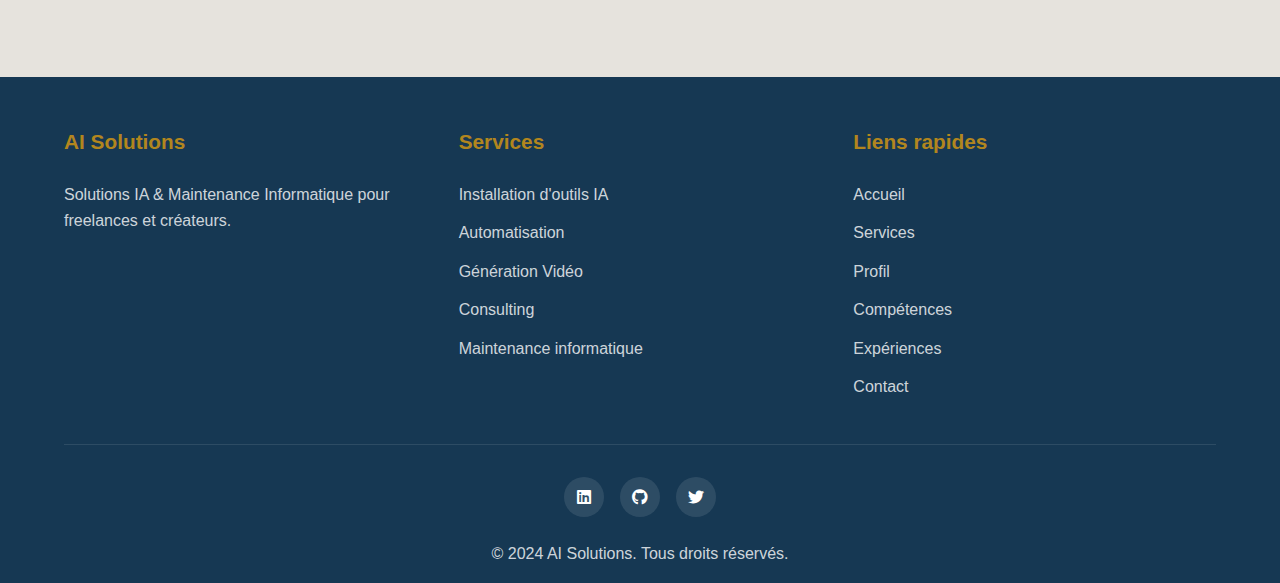
<file: questionnaire-evenementiel.html>
<!DOCTYPE html>
<html lang="fr">
<head>
    <meta charset="UTF-8">
    <meta name="viewport" content="width=device-width, initial-scale=1.0">
    <title>Questionnaire Agences Événementielles - AI Solutions</title>
    <link rel="stylesheet" href="style.css">
    <link rel="stylesheet" href="https://cdnjs.cloudflare.com/ajax/libs/font-awesome/6.0.0/css/all.min.css">
    <style>
        .page-header {
            background-color: var(--dark-bg);
            color: var(--white);
            padding: 4rem 0 2rem;
            text-align: center;
        }
        
        .page-header h1 {
            font-size: 2.5rem;
            margin-bottom: 1rem;
        }
        
        .page-header p {
            font-size: 1.2rem;
            max-width: 800px;
            margin: 0 auto;
        }
        
        .questionnaire-section {
            padding: 4rem 0;
            background-color: var(--light-bg);
        }
        
        .questionnaire-container {
            max-width: 800px;
            margin: 0 auto;
            padding: 0 20px;
        }

        h2 {
            color: var(--secondary-color);
            border-bottom: 1px solid var(--primary-color);
            padding-bottom: 5px;
            margin-top: 30px;
        }
        
        .question {
            margin-bottom: 20px;
            background-color: #fff;
            padding: 20px;
            border-radius: 10px;
            box-shadow: 0 3px 10px rgba(0,0,0,0.1);
        }
        
        .options {
            margin-left: 20px;
        }
        
        .option {
            margin: 8px 0;
        }
        
        input[type="text"],
        input[type="email"],
        input[type="tel"],
        input[type="number"] {
            width: 100%;
            padding: 10px;
            margin-top: 5px;
            border: 1px solid #ddd;
            border-radius: 4px;
            font-size: 16px;
        }
        
        textarea {
            width: 100%;
            padding: 10px;
            margin-top: 5px;
            border: 1px solid #ddd;
            border-radius: 4px;
            font-size: 16px;
        }
        
        input[type="number"] {
            width: 60px;
        }
        
        .submit-btn {
            background-color: var(--primary-color);
            color: white;
            padding: 12px 24px;
            border: none;
            border-radius: 4px;
            cursor: pointer;
            font-size: 16px;
            margin-top: 20px;
            transition: background-color 0.3s ease;
        }
        
        .submit-btn:hover {
            background-color: var(--secondary-color);
        }
        
        .section-description {
            font-style: italic;
            color: #666;
            margin-bottom: 15px;
        }

        label {
            font-weight: 500;
        }

        input[type="radio"],
        input[type="checkbox"] {
            margin-right: 8px;
        }

        /* Style pour séparer les sections */
        .questionnaire-section h2:not(:first-child) {
            margin-top: 50px;
        }
    </style>
</head>
<body>
    <header>
        <div class="logo-container">
            <a href="index.html" style="text-decoration: none; color: inherit;">
                <h1>AI Solutions</h1>
            </a>
        </div>
        <nav class="main-nav">
            <button class="mobile-menu-toggle">
                <span></span>
                <span></span>
                <span></span>
            </button>
            <ul class="nav-list">
                <li class="nav-item"><a href="index.html#accueil">Accueil</a></li>
                <li class="nav-item"><a href="index.html#services">Services</a></li>
                <li class="nav-item"><a href="index.html#profil">Profil</a></li>
                <li class="nav-item"><a href="index.html#competences">Compétences</a></li>
                <li class="nav-item"><a href="experiences.html">Expériences</a></li>
                <li class="nav-item"><a href="generation-video.html">Génération Vidéo</a></li>
                <li class="nav-item"><a href="contact.html">Contact</a></li>
            </ul>
        </nav>
        <div class="header-actions">
            <a href="contact.html" class="btn btn-primary">Demander un devis</a>
        </div>
    </header>

    <section class="page-header">
        <div class="container">
            <h1>Questionnaire : Besoins en Solutions IA pour Agences Événementielles</h1>
            <p>Aidez-nous à comprendre vos besoins pour vous proposer des solutions adaptées</p>
        </div>
    </section>

    <section class="questionnaire-section">
        <div class="questionnaire-container">
            <!-- Ajout de styles responsives pour l'iframe -->
            <div style="display: flex; justify-content: center; width: 100%; max-width: 100%; overflow: hidden;">
                <iframe 
                    src="https://docs.google.com/forms/d/e/1FAIpQLSd6PwaKleueeVWmjGdG_dD1ZbjS1_BGzHPtlhRfZhyuj4AglA/viewform?embedded=true" 
                    style="width: 100%; min-width: 320px; border: none;"
                    height="2800" 
                    frameborder="0" 
                    marginheight="0" 
                    marginwidth="0">
                    Chargement...
                </iframe>
                    </div>
        </div>
    </section>

    <footer>
        <div class="footer-main">
            <div class="footer-column">
                <h3>AI Solutions</h3>
                <p>Solutions IA & Maintenance Informatique pour freelances et créateurs.</p>
            </div>
            <div class="footer-column">
                <h3>Services</h3>
                <ul>
                    <li><a href="outils-ia.html">Installation d'outils IA</a></li>
                    <li><a href="agents-ia.html">Automatisation</a></li>
                    <li><a href="generation-video.html">Génération Vidéo</a></li>
                    <li><a href="consulting-accompagnement.html">Consulting</a></li>
                    <li><a href="maintenance-infrastructure.html">Maintenance informatique</a></li>
                </ul>
            </div>
            <div class="footer-column">
                <h3>Liens rapides</h3>
                <ul>
                    <li><a href="index.html#accueil">Accueil</a></li>
                    <li><a href="index.html#services">Services</a></li>
                    <li><a href="index.html#profil">Profil</a></li>
                    <li><a href="index.html#competences">Compétences</a></li>
                    <li><a href="experiences.html">Expériences</a></li>
                    <li><a href="contact.html">Contact</a></li>
                </ul>
            </div>
        </div>
        <div class="footer-bottom">
            <div class="social-links">
                <a href="#" class="social-icon"><i class="fab fa-linkedin"></i></a>
                <a href="#" class="social-icon"><i class="fab fa-github"></i></a>
                <a href="#" class="social-icon"><i class="fab fa-twitter"></i></a>
            </div>
            <div class="copyright">
                <p>&copy; 2024 AI Solutions. Tous droits réservés.</p>
            </div>
        </div>
    </footer>

    <script src="scripts.js"></script>
</body>
</html>
</file>
<file: style.css>
:root {
    --primary-color: #b2861e;
    --secondary-color: #163853;
    --text-color: #323b4c;
    --light-bg: #e6e3dd;
    --dark-bg: #163853;
    --white: #fff;
    --gray: #f5f5f5;
    --border-radius: 4px;
    --transition: all 0.3s ease;
    --shadow: 0 5px 15px rgba(0, 0, 0, 0.1);
    --border-color: #ddd;
}

* {
    margin: 0;
    padding: 0;
    box-sizing: border-box;
}

body {
    font-family: 'Segoe UI', Tahoma, Geneva, Verdana, sans-serif;
    line-height: 1.6;
    color: var(--text-color);
}

.container {
    max-width: 1200px;
    margin: 0 auto;
    padding: 0 20px;
}

/* En-tête et navigation */
header {
    display: flex;
    justify-content: space-between;
    align-items: center;
    padding: 1rem 5%;
    background-color: var(--white);
    box-shadow: 0 2px 10px rgba(0, 0, 0, 0.1);
    position: sticky;
    top: 0;
    z-index: 100;
}

.logo-container h1 {
    color: var(--primary-color);
    font-size: 1.8rem;
    font-weight: 700;
}

.main-nav {
    flex-grow: 1;
    margin: 0 2rem;
}

.nav-list {
    display: flex;
    list-style: none;
    gap: 2rem;
    justify-content: center;
}

.nav-item {
    position: relative;
}

.nav-item a {
    text-decoration: none;
    color: var(--text-color);
    font-weight: 500;
    padding: 0.5rem 0;
    transition: var(--transition);
}

.nav-item a:hover {
    color: var(--primary-color);
}

.header-actions {
    display: flex;
    align-items: center;
    gap: 1rem;
}

.btn {
    padding: 0.5rem 1.5rem;
    border-radius: var(--border-radius);
    font-weight: 500;
    text-decoration: none;
    transition: var(--transition);
    cursor: pointer;
    display: inline-block;
}

.btn-primary {
    background-color: var(--primary-color);
    color: var(--white);
    border: none;
}

.btn-primary:hover {
    background-color: #5a9000;
}

.btn-secondary {
    background-color: transparent;
    color: var(--primary-color);
    border: 1px solid var(--primary-color);
    margin-top: 1rem;
    font-weight: 600;
}

.btn-secondary:hover {
    background-color: var(--primary-color);
    color: var(--white);
}

.mobile-menu-toggle {
    display: none;
    background: none;
    border: none;
    cursor: pointer;
    width: 30px;
    height: 20px;
    position: relative;
}

.mobile-menu-toggle span {
    display: block;
    width: 100%;
    height: 2px;
    background-color: var(--text-color);
    position: absolute;
    left: 0;
    transition: var(--transition);
}

.mobile-menu-toggle span:nth-child(1) {
    top: 0;
}

.mobile-menu-toggle span:nth-child(2) {
    top: 50%;
    transform: translateY(-50%);
}

.mobile-menu-toggle span:nth-child(3) {
    bottom: 0;
}

/* Bannière principale */
.hero-banner {
    display: flex;
    align-items: center;
    min-height: 600px;
    background: linear-gradient(135deg, #222 0%, #444 100%);
    color: var(--white);
    padding: 2rem 5%;
}

.hero-content {
    flex: 1;
    max-width: 600px;
}

.hero-content h1 {
    font-size: 3rem;
    line-height: 1.2;
    margin-bottom: 1.5rem;
}

.hero-content p {
    font-size: 1.2rem;
    margin-bottom: 2rem;
}

.hero-buttons {
    display: flex;
    gap: 1rem;
    flex-wrap: wrap;
}

.hero-image {
    flex: 1;
    display: flex;
    justify-content: center;
    align-items: center;
}

.hero-image img {
    max-width: 100%;
    border-radius: 10px;
    box-shadow: 0 10px 30px rgba(0, 0, 0, 0.3);
}

/* Sections générales */
section {
    padding: 5rem 0;
}

.section-title {
    font-size: 2.5rem;
    text-align: center;
    margin-bottom: 3rem;
    position: relative;
}

.section-title::after {
    content: '';
    position: absolute;
    bottom: -15px;
    left: 50%;
    transform: translateX(-50%);
    width: 80px;
    height: 4px;
    background-color: var(--primary-color);
    border-radius: 2px;
}

/* Section Profil */
.profile-section {
    background-color: var(--light-bg);
}

.profile-content {
    display: flex;
    align-items: center;
    gap: 3rem;
}

.profile-image {
    flex: 1;
    text-align: center;
}

.profile-image img {
    max-width: 300px;
    border-radius: 50%;
    box-shadow: var(--shadow);
}

.profile-text {
    flex: 2;
}

.profile-text p {
    margin-bottom: 2rem;
    font-size: 1.1rem;
}

.profile-details {
    display: flex;
    flex-wrap: wrap;
    gap: 2rem;
}

.profile-detail {
    display: flex;
    align-items: flex-start;
    gap: 1rem;
    flex: 1;
    min-width: 250px;
}

.profile-detail i {
    font-size: 1.5rem;
    color: var(--primary-color);
}

.profile-detail h4 {
    margin-bottom: 0.5rem;
    font-size: 1.1rem;
}

/* Section Services */
.services-grid {
    display: grid;
    grid-template-columns: repeat(auto-fit, minmax(300px, 1fr));
    gap: 2rem;
}

.service-card {
    background-color: var(--white);
    border-radius: var(--border-radius);
    padding: 2rem;
    box-shadow: var(--shadow);
    transition: var(--transition);
    text-align: center;
}

.service-card:hover {
    transform: translateY(-10px);
    box-shadow: 0 15px 30px rgba(0, 0, 0, 0.15);
}

.service-icon {
    font-size: 3rem;
    color: var(--primary-color);
    margin-bottom: 1.5rem;
}

.service-card h3 {
    margin-bottom: 1rem;
    font-size: 1.3rem;
}

.service-card p {
    color: var(--text-color);
    opacity: 0.9;
}

/* Section Compétences */
.skills-section {
    background-color: var(--light-bg);
}

.skills-list {
    display: flex;
    flex-direction: column;
    gap: 2rem;
}

.skill-item {
    display: flex;
    align-items: center;
    gap: 2rem;
    background-color: var(--white);
    padding: 1.5rem;
    border-radius: var(--border-radius);
    box-shadow: var(--shadow);
}

.skill-icon {
    font-size: 2.5rem;
    color: var(--primary-color);
    min-width: 60px;
    text-align: center;
}

.skill-info {
    flex: 1;
}

.skill-info h3 {
    margin-bottom: 0.5rem;
    font-size: 1.2rem;
}

.skill-info p {
    color: var(--text-color);
    opacity: 0.9;
    margin-bottom: 1rem;
}

.skill-bar {
    height: 10px;
    background-color: #e0e0e0;
    border-radius: 5px;
    overflow: hidden;
}

.skill-progress {
    height: 100%;
    background-color: var(--primary-color);
    border-radius: 5px;
}

/* Section Expériences */
.timeline {
    position: relative;
    max-width: 800px;
    margin: 0 auto;
}

.timeline::before {
    content: '';
    position: absolute;
    width: 2px;
    background-color: #e0e0e0;
    top: 0;
    bottom: 0;
    left: 50px;
    margin-left: -1px;
}

.timeline-item {
    padding: 10px 40px;
    position: relative;
    margin-bottom: 2rem;
}

.timeline-icon {
    position: absolute;
    width: 40px;
    height: 40px;
    left: 50px;
    background-color: var(--primary-color);
    border-radius: 50%;
    top: 16px;
    z-index: 1;
    transform: translateX(-50%);
    display: flex;
    align-items: center;
    justify-content: center;
    color: var(--white);
}

.timeline-content {
    padding: 1.5rem;
    background-color: var(--white);
    border-radius: var(--border-radius);
    box-shadow: var(--shadow);
}

.timeline-content h3 {
    margin-bottom: 1rem;
    font-size: 1.3rem;
}

.timeline-content p {
    margin-bottom: 0.5rem;
}

/* Section Objectif */
.objective-section {
    background-color: var(--dark-bg);
    color: var(--white);
}

.objective-text {
    max-width: 800px;
    margin: 0 auto;
    text-align: center;
    font-size: 1.2rem;
}

.objective-text p {
    margin-bottom: 1.5rem;
}

.objective-cta {
    margin-top: 2rem;
    text-align: center;
}

.highlight {
    color: var(--primary-color);
    font-weight: 600;
    font-size: 1.3rem;
}

/* Section Contact */
.contact-content {
    display: flex;
    gap: 3rem;
    flex-wrap: wrap;
}

.contact-info {
    flex: 1;
    min-width: 300px;
}

.contact-item {
    display: flex;
    align-items: center;
    gap: 1rem;
    margin-bottom: 1.5rem;
}

.contact-item i {
    font-size: 1.5rem;
    color: var(--primary-color);
    width: 40px;
    height: 40px;
    background-color: rgba(118, 185, 0, 0.1);
    border-radius: 50%;
    display: flex;
    align-items: center;
    justify-content: center;
}

.contact-form {
    flex: 2;
    min-width: 300px;
}

.form-group {
    margin-bottom: 1.5rem;
}

.form-group label {
    display: block;
    margin-bottom: 0.5rem;
    font-weight: 500;
}

.form-group input,
.form-group textarea {
    width: 100%;
    padding: 0.8rem;
    border: 1px solid #ddd;
    border-radius: var(--border-radius);
    font-family: inherit;
    font-size: 1rem;
}

.form-group textarea {
    resize: vertical;
}

/* Footer */
footer {
    background-color: var(--dark-bg);
    color: var(--white);
    padding: 3rem 5% 1rem;
}

.footer-main {
    display: flex;
    flex-wrap: wrap;
    gap: 2rem;
    margin-bottom: 2rem;
}

.footer-column {
    flex: 1;
    min-width: 250px;
}

.footer-column h3 {
    color: var(--primary-color);
    margin-bottom: 1.5rem;
    font-size: 1.3rem;
}

.footer-column p {
    margin-bottom: 1rem;
    color: rgba(255, 255, 255, 0.8);
}

.footer-column ul {
    list-style: none;
}

.footer-column ul li {
    margin-bottom: 0.8rem;
}

.footer-column ul li a {
    color: rgba(255, 255, 255, 0.8);
    text-decoration: none;
    transition: var(--transition);
}

.footer-column ul li a:hover {
    color: var(--primary-color);
}

.footer-bottom {
    display: flex;
    flex-direction: column;
    align-items: center;
    padding-top: 2rem;
    border-top: 1px solid rgba(255, 255, 255, 0.1);
}

.social-links {
    display: flex;
    gap: 1rem;
    margin-bottom: 1.5rem;
}

.social-icon {
    width: 40px;
    height: 40px;
    background-color: rgba(255, 255, 255, 0.1);
    border-radius: 50%;
    display: flex;
    align-items: center;
    justify-content: center;
    color: var(--white);
    text-decoration: none;
    transition: var(--transition);
}

.social-icon:hover {
    background-color: var(--primary-color);
}

.copyright {
    color: rgba(255, 255, 255, 0.8);
    text-align: center;
}

/* Media Queries */
@media (max-width: 1024px) {
    .hero-content h1 {
        font-size: 2.5rem;
    }
    
    .section-title {
        font-size: 2rem;
    }
}

@media (max-width: 768px) {
    .mobile-menu-toggle {
        display: block;
    }
    
    .nav-list {
        position: absolute;
        top: 100%;
        left: 0;
        right: 0;
        background-color: var(--white);
        flex-direction: column;
        padding: 1rem;
        box-shadow: 0 5px 10px rgba(0, 0, 0, 0.1);
        opacity: 0;
        visibility: hidden;
        transform: translateY(-10px);
        transition: var(--transition);
    }
    
    .nav-list.active {
        opacity: 1;
        visibility: visible;
        transform: translateY(0);
    }
    
    .hero-banner {
        flex-direction: column;
        text-align: center;
    }
    
    .hero-content {
        margin-bottom: 2rem;
    }
    
    .profile-content {
        flex-direction: column;
    }
    
    .timeline::before {
        left: 30px;
    }
    
    .timeline-icon {
        left: 30px;
    }
    
    .contact-content {
        flex-direction: column;
    }
}
</file>
